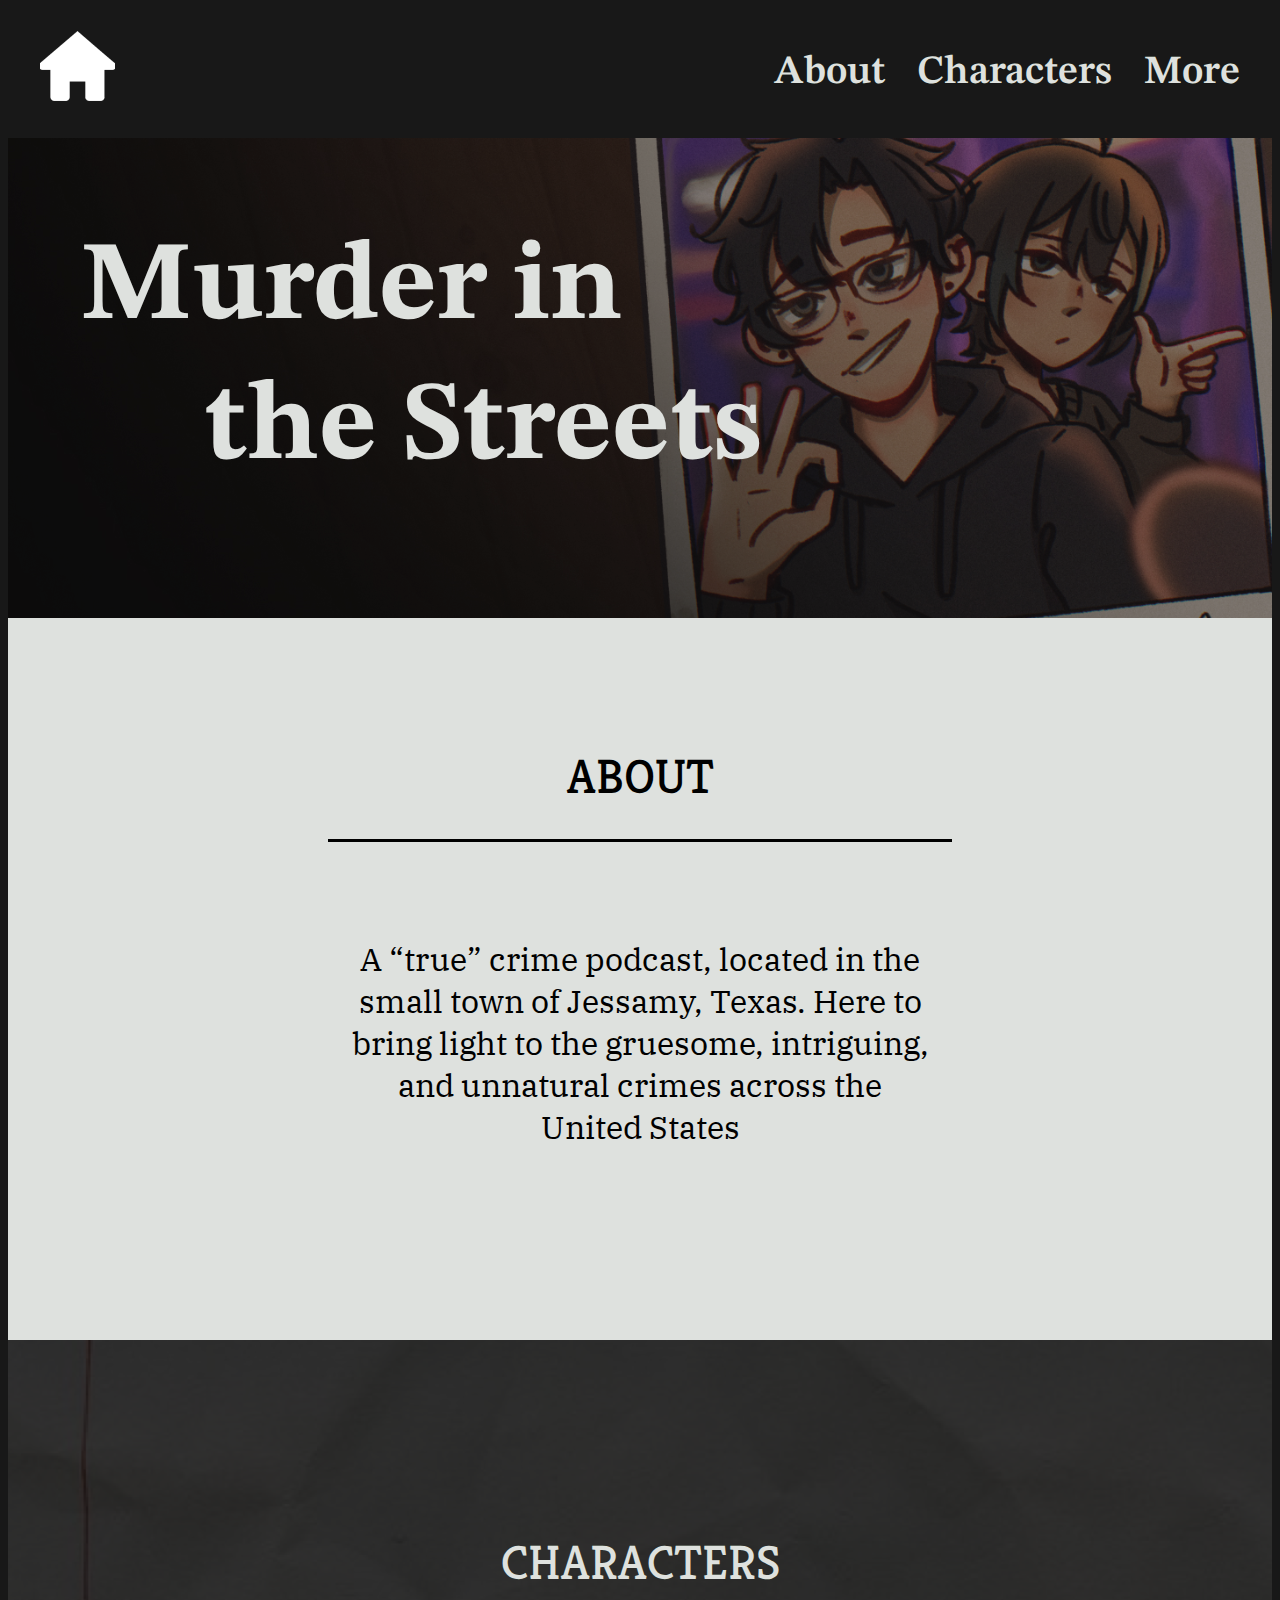
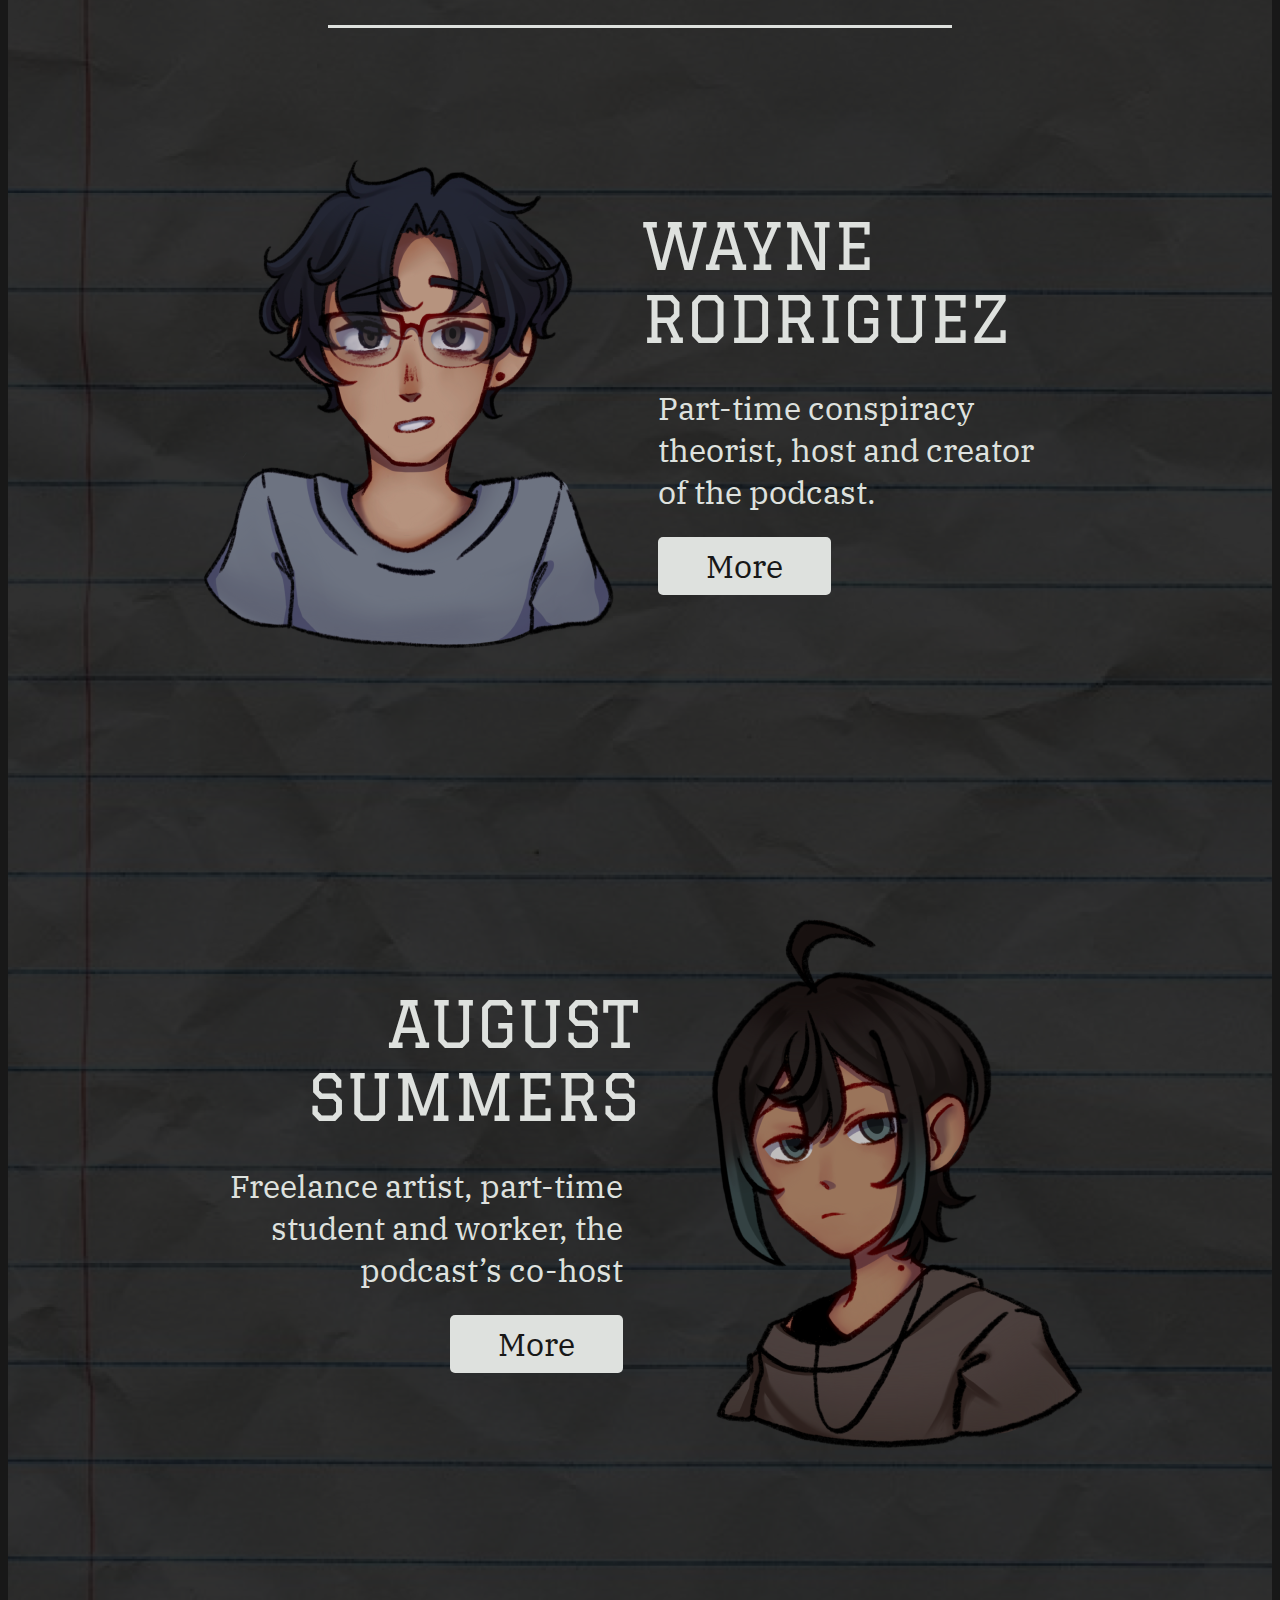
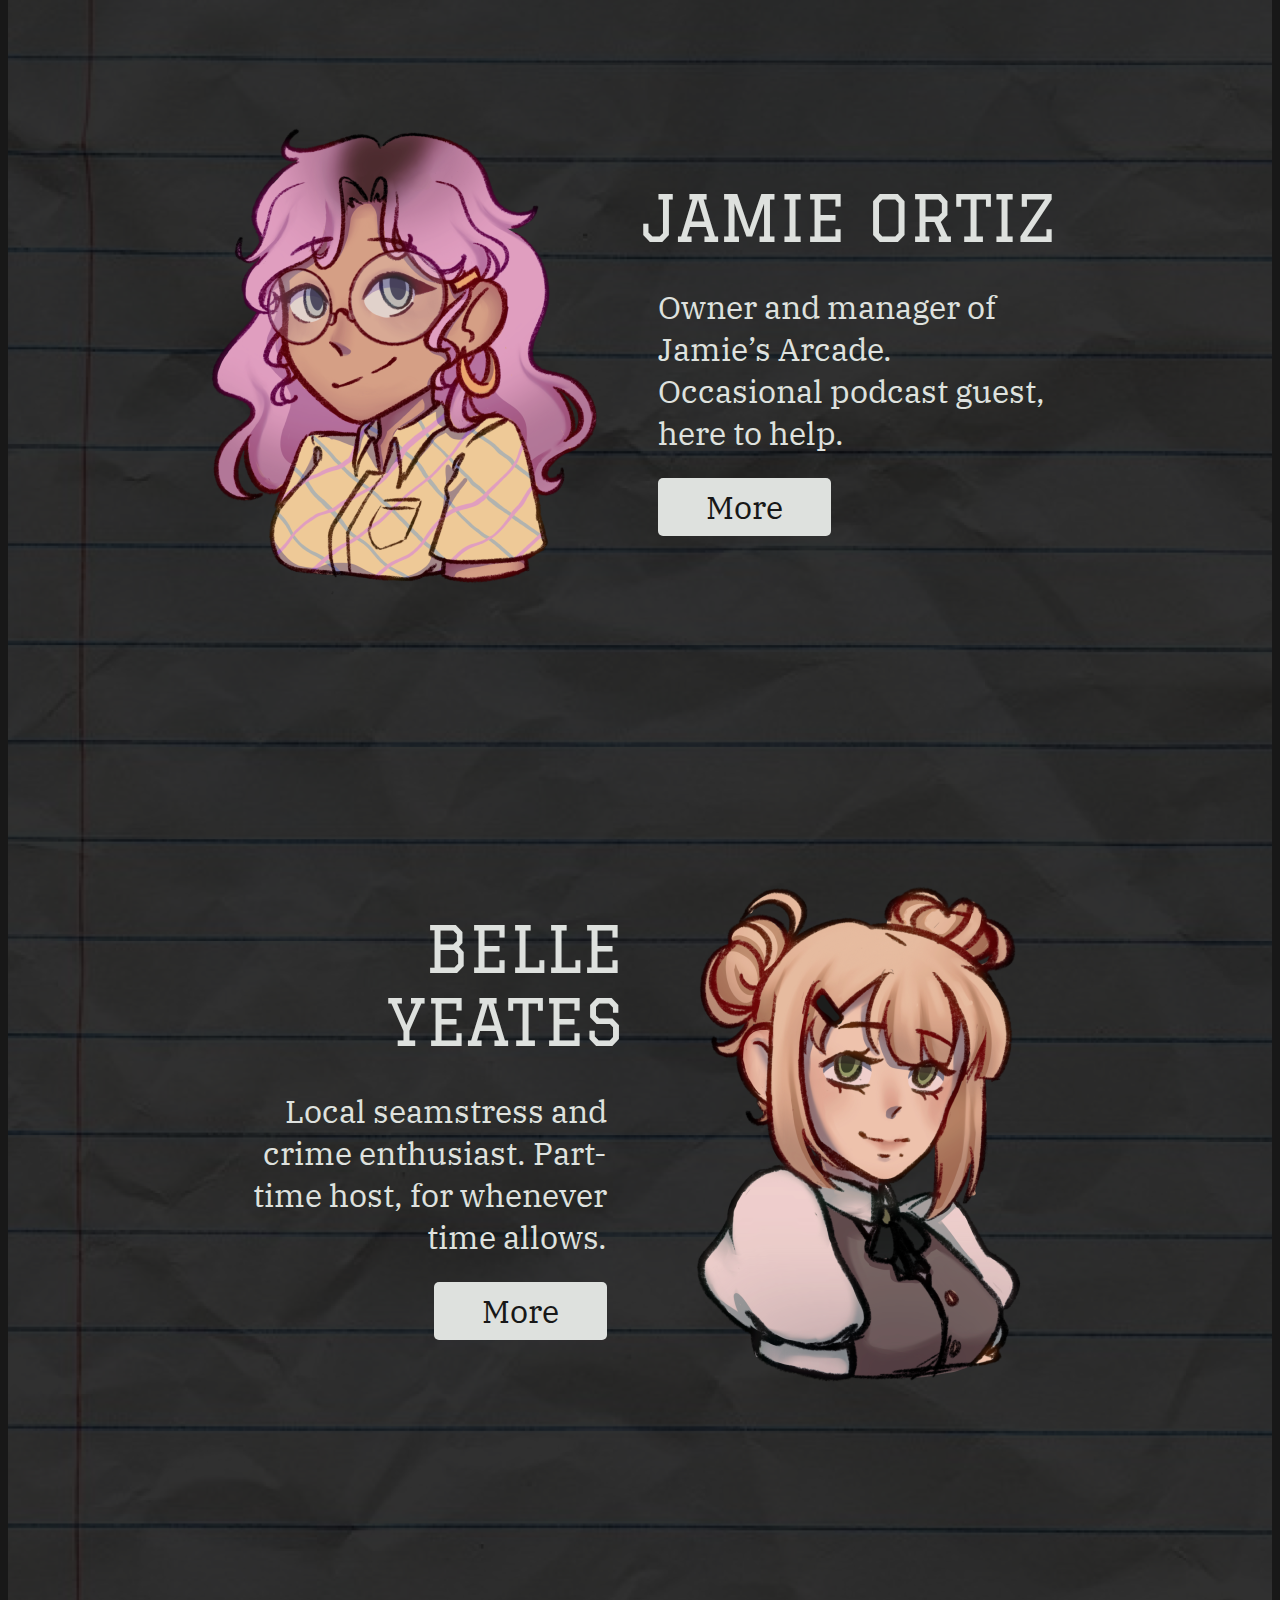
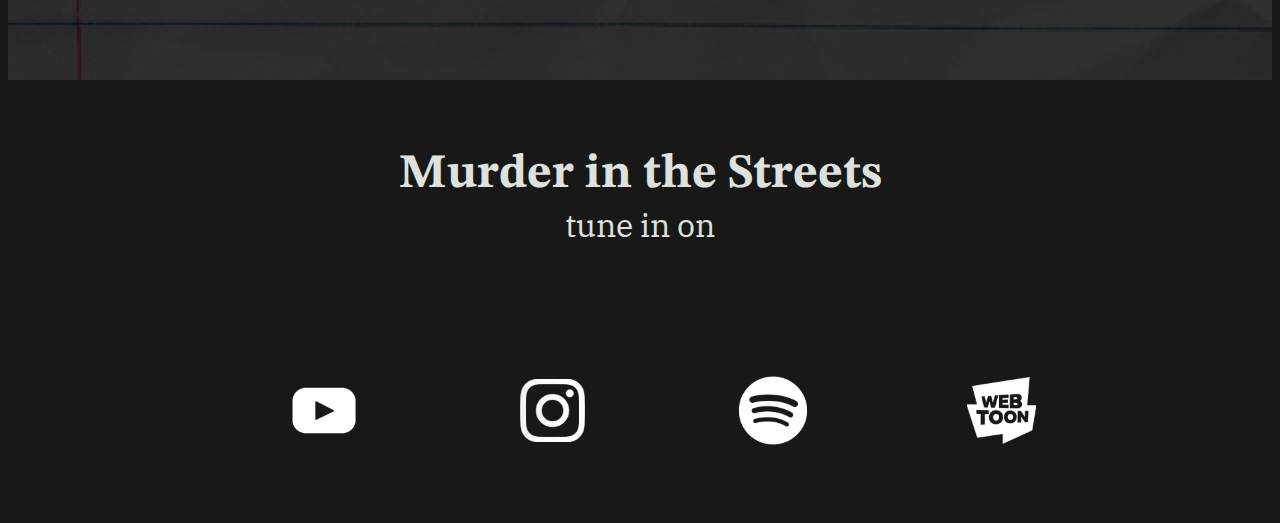
<file: index.html>
<!DOCTYPE html>
<html lang="en">
<head>
    <meta charset="UTF-8">
    <meta name="viewport" content="width=device-width, initial-scale=1.0">
    <meta name="description" content="Murder in the Streets: a fictional true crime podcast">
    <meta name="keywords" content="podcast, true crime, documentary, character cast, august summers, jamie oritz, wayne rodriguez, belle yeates">

    <link rel="stylesheet" href="../css/index-style.css">
    <link rel="preconnect" href="https://fonts.googleapis.com">
    <link rel="preconnect" href="https://fonts.gstatic.com" crossorigin>
    <link href="https://fonts.googleapis.com/css2?family=Graduate&family=IBM+Plex+Serif:wght@300;400&family=Kreon:wght@300..700&family=STIX+Two+Text:ital,wght@0,400..700;1,400..700&display=swap" rel="stylesheet">

    <title>Murder in the Streets: A "True" Crime Podcast</title>
</head>
<body>

<!--HEADER-->
<header>
        <section class="navbar">
        <a href="index.html" class="home-btn"><img src="../imgs/home btn.png" alt="home page button."></a>
        <nav><ul>
        <li><a href="#">About</a></li>
        <li><a href="#">Characters</a></li>
        <li><a href="#">More</a></li>
        </ul></nav>
        </section>

        <section class="hero">
        <h1><div class="h1-pt1">Murder in</div><div class="h1-pt2">the Streets</div></h1>
        </section>
</header>
<!--MAIN-->
<main>
<section class="about">
<h2>About</h2>

        <p>A “true” crime podcast, located in the small town of  Jessamy, Texas. Here to bring light to the gruesome, intriguing, and unnatural crimes across the 
        United States</p>
</section>

<section class="characters">
 <h2>Characters</h2>
<!--WAYNE-->
        <div class="wayne">
        <div class="wayne-pfp">
         <img src="../imgs/characters/wayne.png" alt="An illustration of wayne. A man with short messy black hair, and curved rectangle wire framed glasses wearing a gray blue t-shirt.">
                        </div>

        <div class="wayne-txt">
        <h3>Wayne Rodriguez</h3>
        <p>Part-time conspiracy theorist, host and creator of the podcast.</p>
        <p class="wayne-btn"><a href="/under construction/wayne.html">More</a></p>
        </div>

        </div>

<!--AUGUST-->    
        <div class="august">

        <div class="august-txt">
        <h3>August Summers</h3>
        <p>Freelance artist, part-time student and worker, the podcast’s co-host</p>
        <p class="august-btn"><a href="/pages/character-files/august.html">More</a></p>
        </div>

        <div class="august-pfp">
        <img src="../imgs/characters/August.png" alt="An illustration of August. A man with straight mid-length hair, dyed teal at the ends, weraing a brown sweater.">
        </div>
        </div>

<!--JAMIE-->       
        <div class="jamie">
        <div class="jamie-pfp">
         <img src="../imgs/characters/jamie.png" alt="An illustration of Jamie. A woman with long past the shoulder wavey hair dyed pink with brown roots at the top, wearing round wrired frame glasses and a light yellow collared shirt with pink and blue running diagnally across.">
        </div>

        <div class="jamie-txt">
        <h3>Jamie Ortiz</h3>
        <p>Owner and manager of Jamie’s Arcade. Occasional podcast guest, here to help.</p>
        <p class="jamie-btn"><a href="/under construction/jamie.html">More</a></p>
        </div>
        </div>

<!--BELLE-->
        <div class="belle">

        <div class="belle-txt">
        <h3>Belle Yeates</h3>
        <p>Local seamstress and crime enthusiast. Part-time host, for whenever time allows.</p>
        <p class="belle-btn"><a href="/under construction/belle.html">More</a></p>
        </div>

        <div class="belle-pfp">
            <img src="../imgs/characters/belle.png" alt="an illustration of Belle. a woman with straight blonde hair and cut cross bangs, with the back tied into two top buns, wearing a white puffed sleeve shirt and brown vest.">
        </div>
        </div>

</section>
</main>

<!--FOOTER-->
<footer>
        <p class="title">Murder in the Streets</p>
        <p class="tune-in">tune in on</p>

        <ul class="socials">
        <li class="yt"><a href="#"><img src="../imgs/logos/youtube logo.png" alt="youtube logo"></a></li>
        <li class="insta"><a href="#"><img src="../imgs/logos/insta logo.png" alt="instagram logo"></a></li>
        <li class="spotify"><a href="#"><img src="../imgs/logos/spotify logo.png" alt="spotify logo"></a></li>
        <li class="webtoon"><a href="#"><img src="../imgs/logos/webtoon logo.png" alt="webtoon logo"></a></li>
        </ul>
</footer>
    
</body>
</html>
</file>
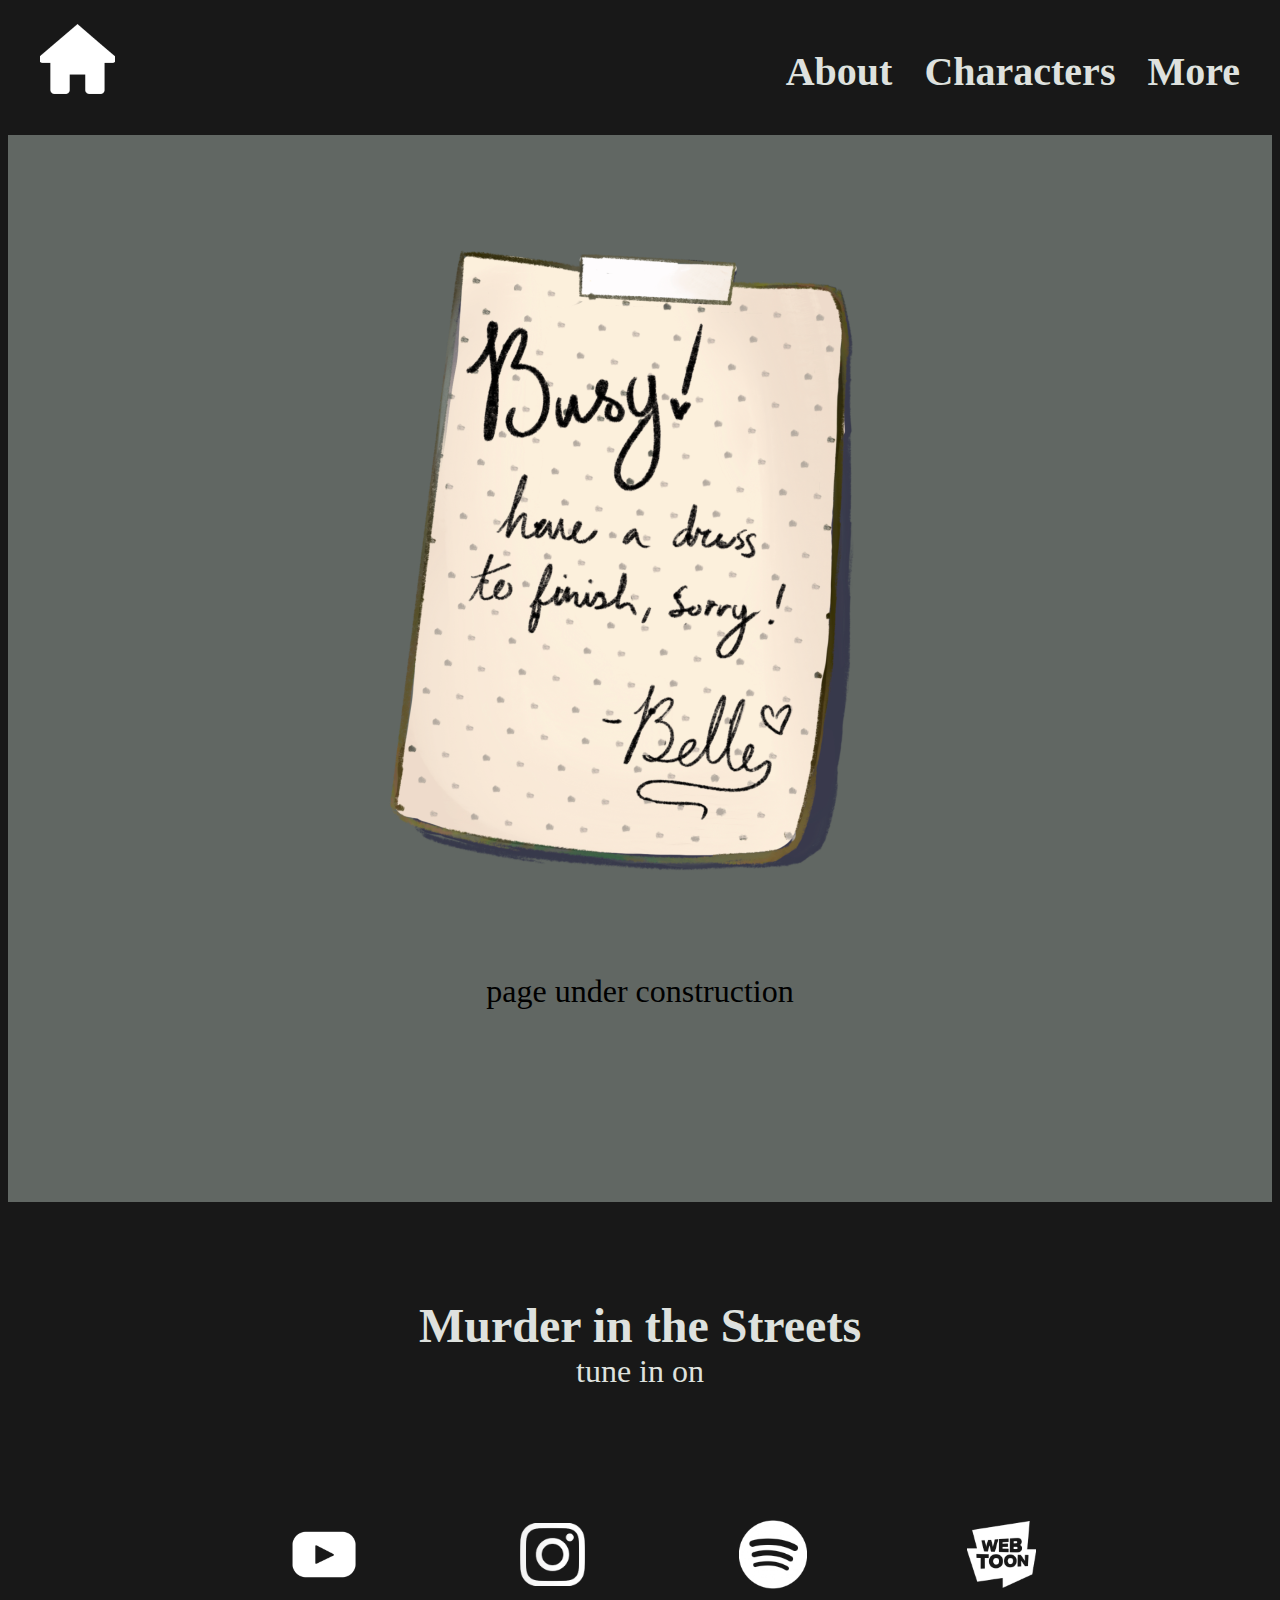
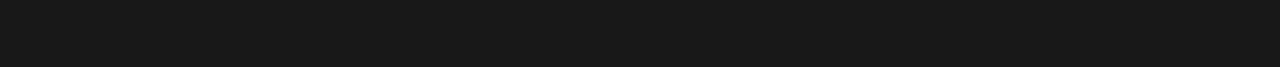
<file: under construction/august.html>
<!DOCTYPE html>
<html lang="en">
<head>
    <meta charset="UTF-8">
    <meta name="viewport" content="width=device-width, initial-scale=1.0">
    <meta name="description" content="Murder in the Streets: Part-time Host, Belle Yeates">
    <meta name="keywords" content="podcast, true crime, documentary, character cast, belle yeates">

    <link rel="stylesheet" href="/under construction/august-style.css">
    <title>Murder in the Streets: Belle Yeates</title>
</head>
<body>
    
    <header>
        <section class="navbar">
        <a class="home-btn" href="/pages/index.html"><img src="../../imgs/btns-var/belle-home-btn.png"></a>
        <nav><ul>
        <li><a href="#">About</a></li>
        <li><a href="#">Characters</a></li>
        <li><a href="#">More</a></li>
        </ul></nav>
        </section>
    </header>


    <main>
        <img src="../../imgs/page-notes/busy-belle.png" alt="neatly taken out page: Busy! have a dress to finish, sorry! -Belle">

        <p>page under construction</p>

    </main>


    <!--FOOTER-->
    <footer>
        <p class="title">Murder in the Streets</p>
        <p class="tune-in">tune in on</p>

        <ul class="socials">
        <li class="yt"><a href="#"><img src="/imgs/logos/youtube logo.png"></a></li>
        <li class="insta"><a href="#"><img src="/imgs/logos/insta logo.png"></a></li>
        <li class="spotify"><a href="#"><img src="/imgs/logos/spotify logo.png"></a></li>
        <li class="webtoon"><a href="#"><img src="/imgs/logos/webtoon logo.png"></a></li>
        </ul>
    </footer>

</body>
</html>
</file>
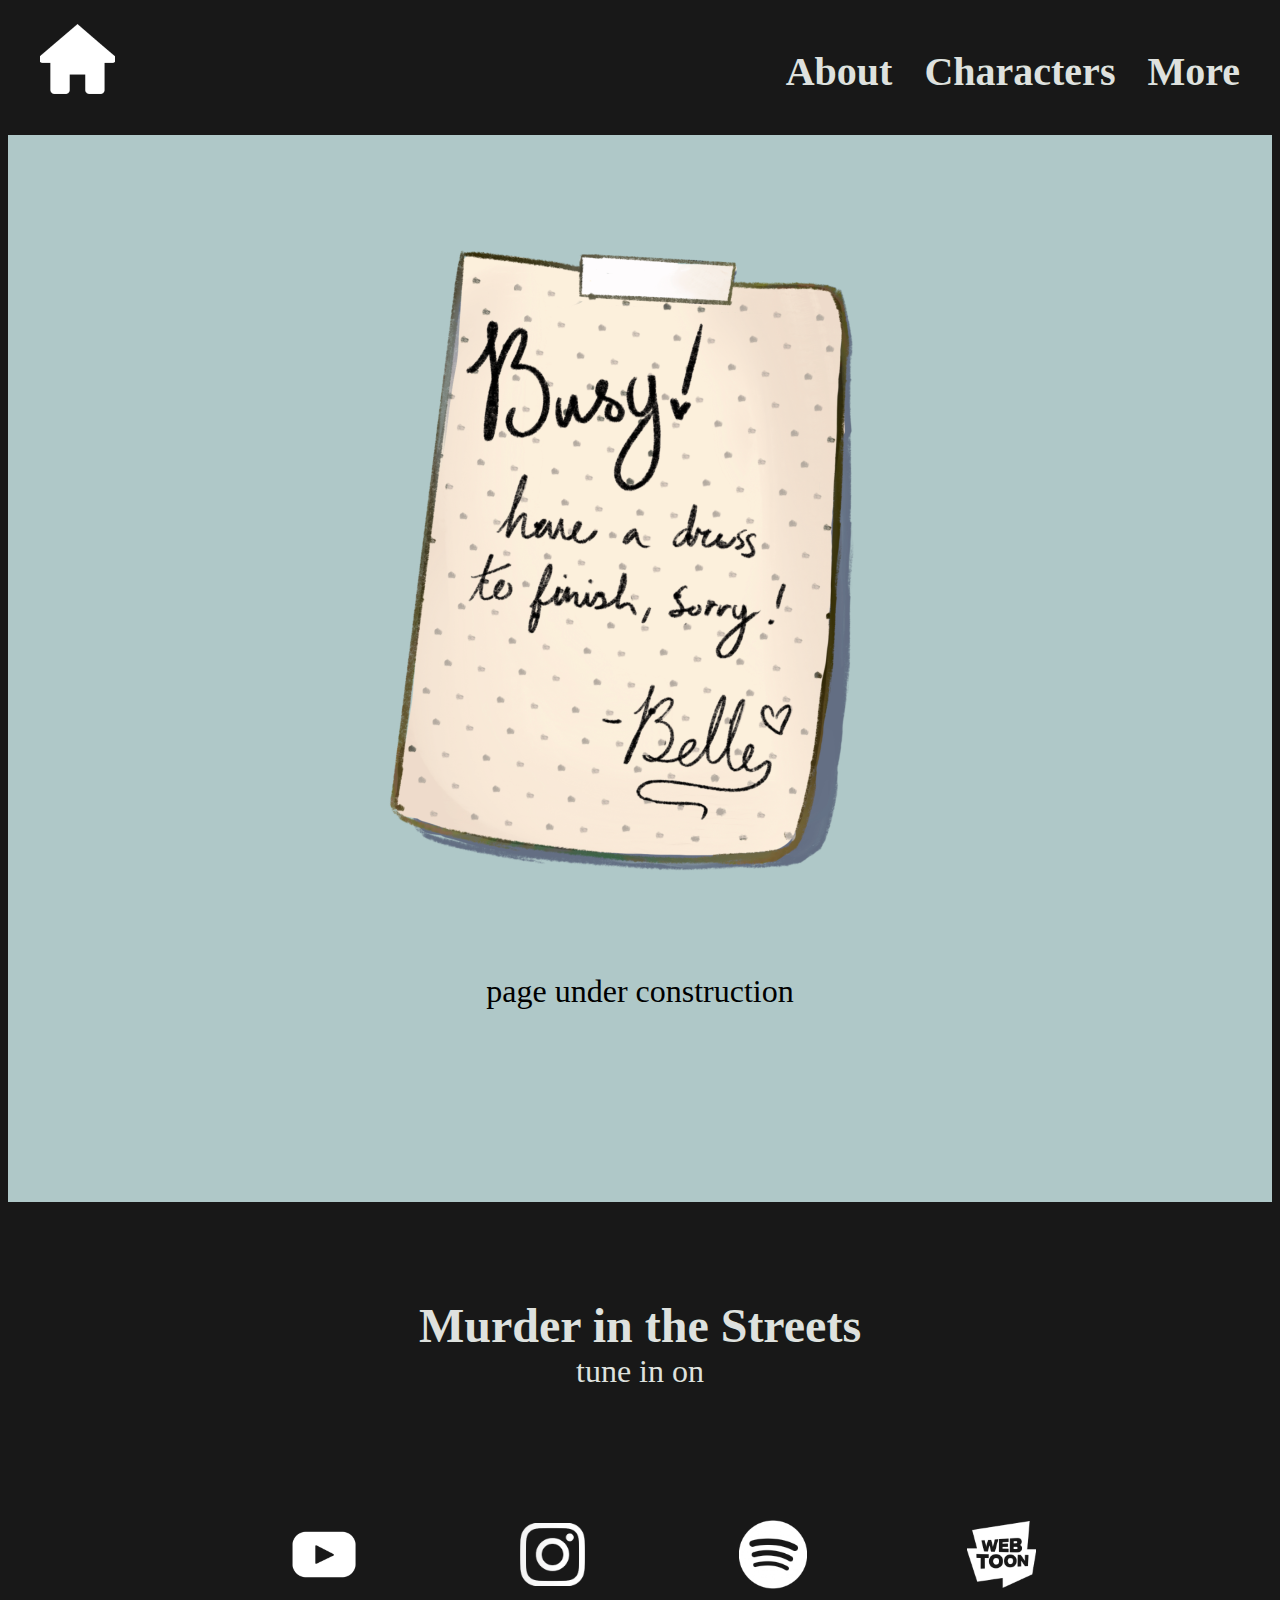
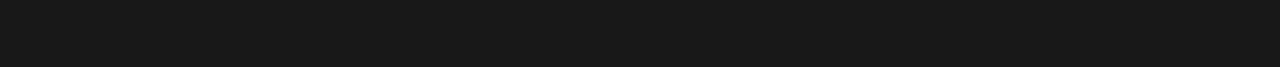
<file: under construction/belle.html>
<!DOCTYPE html>
<html lang="en">
<head>
    <meta charset="UTF-8">
    <meta name="viewport" content="width=device-width, initial-scale=1.0">
    <meta name="description" content="Murder in the Streets: Part-time Host, Belle Yeates">
    <meta name="keywords" content="podcast, true crime, documentary, character cast, belle yeates">

    <link rel="stylesheet" href="/under construction/belle-style.css">
    <title>Murder in the Streets: Belle Yeates</title>
</head>
<body>
    
    <header>
        <section class="navbar">
        <a class="home-btn" href="/pages/index.html"><img src="../../imgs/btns-var/belle-home-btn.png"></a>
        <nav><ul>
        <li><a href="#">About</a></li>
        <li><a href="#">Characters</a></li>
        <li><a href="#">More</a></li>
        </ul></nav>
        </section>
    </header>


    <main>
        <img src="../../imgs/page-notes/busy-belle.png" alt="neatly taken out page: Busy! have a dress to finish, sorry! -Belle">

        <p>page under construction</p>

    </main>


    <!--FOOTER-->
    <footer>
        <p class="title">Murder in the Streets</p>
        <p class="tune-in">tune in on</p>

        <ul class="socials">
        <li class="yt"><a href="#"><img src="/imgs/logos/youtube logo.png"></a></li>
        <li class="insta"><a href="#"><img src="/imgs/logos/insta logo.png"></a></li>
        <li class="spotify"><a href="#"><img src="/imgs/logos/spotify logo.png"></a></li>
        <li class="webtoon"><a href="#"><img src="/imgs/logos/webtoon logo.png"></a></li>
        </ul>
    </footer>

</body>
</html>
</file>
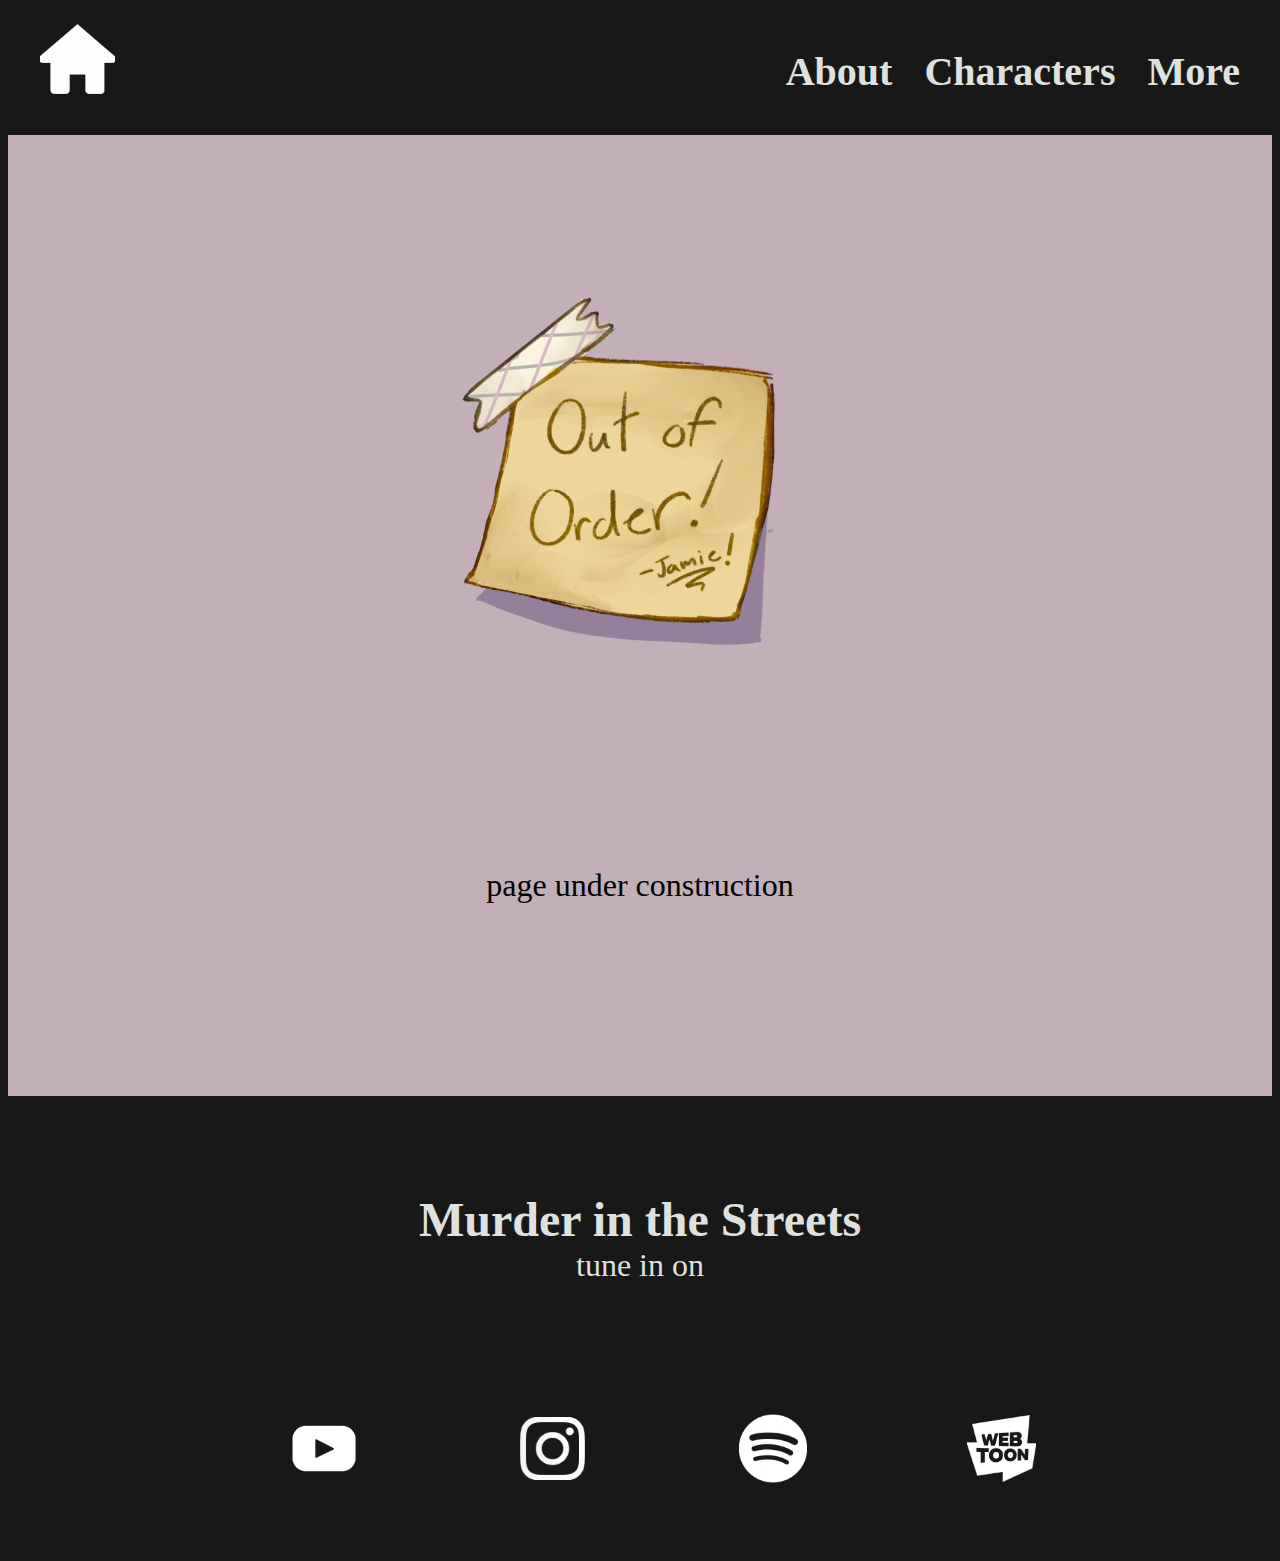
<file: under construction/jamie.html>
<!DOCTYPE html>
<html lang="en">
<head>
    <meta charset="UTF-8">
    <meta name="viewport" content="width=device-width, initial-scale=1.0">
    <meta name="description" content="Murder in the Streets: Guest Host, Jamie Ortiz">
    <meta name="keywords" content="podcast, true crime, documentary, character cast, jamie oritz">

    <link rel="stylesheet" href="/under construction/jamie-style.css">
    <title>Murder in the Streets: Jamie Ortiz</title>
</head>
<body>
    
    <header>
        <section class="navbar">
        <a class="home-btn" href="/pages/index.html"><img src="../../imgs/btns-var/jamie-home-btn.png"></a>
        <nav><ul>
        <li><a href="#">About</a></li>
        <li><a href="#">Characters</a></li>
        <li><a href="#">More</a></li>
        </ul></nav>
        </section>
    </header>



    <main>
        <img src="../../imgs/page-notes/out of order-jamie.png" alt="a sticky note: out of order! -Jamie!">

        <p>page under construction</p>

    </main>




    <!--FOOTER-->
    <footer>
        <p class="title">Murder in the Streets</p>
        <p class="tune-in">tune in on</p>

        <ul class="socials">
        <li class="yt"><a href="#"><img src="/imgs/logos/youtube logo.png"></a></li>
        <li class="insta"><a href="#"><img src="/imgs/logos/insta logo.png"></a></li>
        <li class="spotify"><a href="#"><img src="/imgs/logos/spotify logo.png"></a></li>
        <li class="webtoon"><a href="#"><img src="/imgs/logos/webtoon logo.png"></a></li>
        </ul>
    </footer>

</body>
</html>
</file>
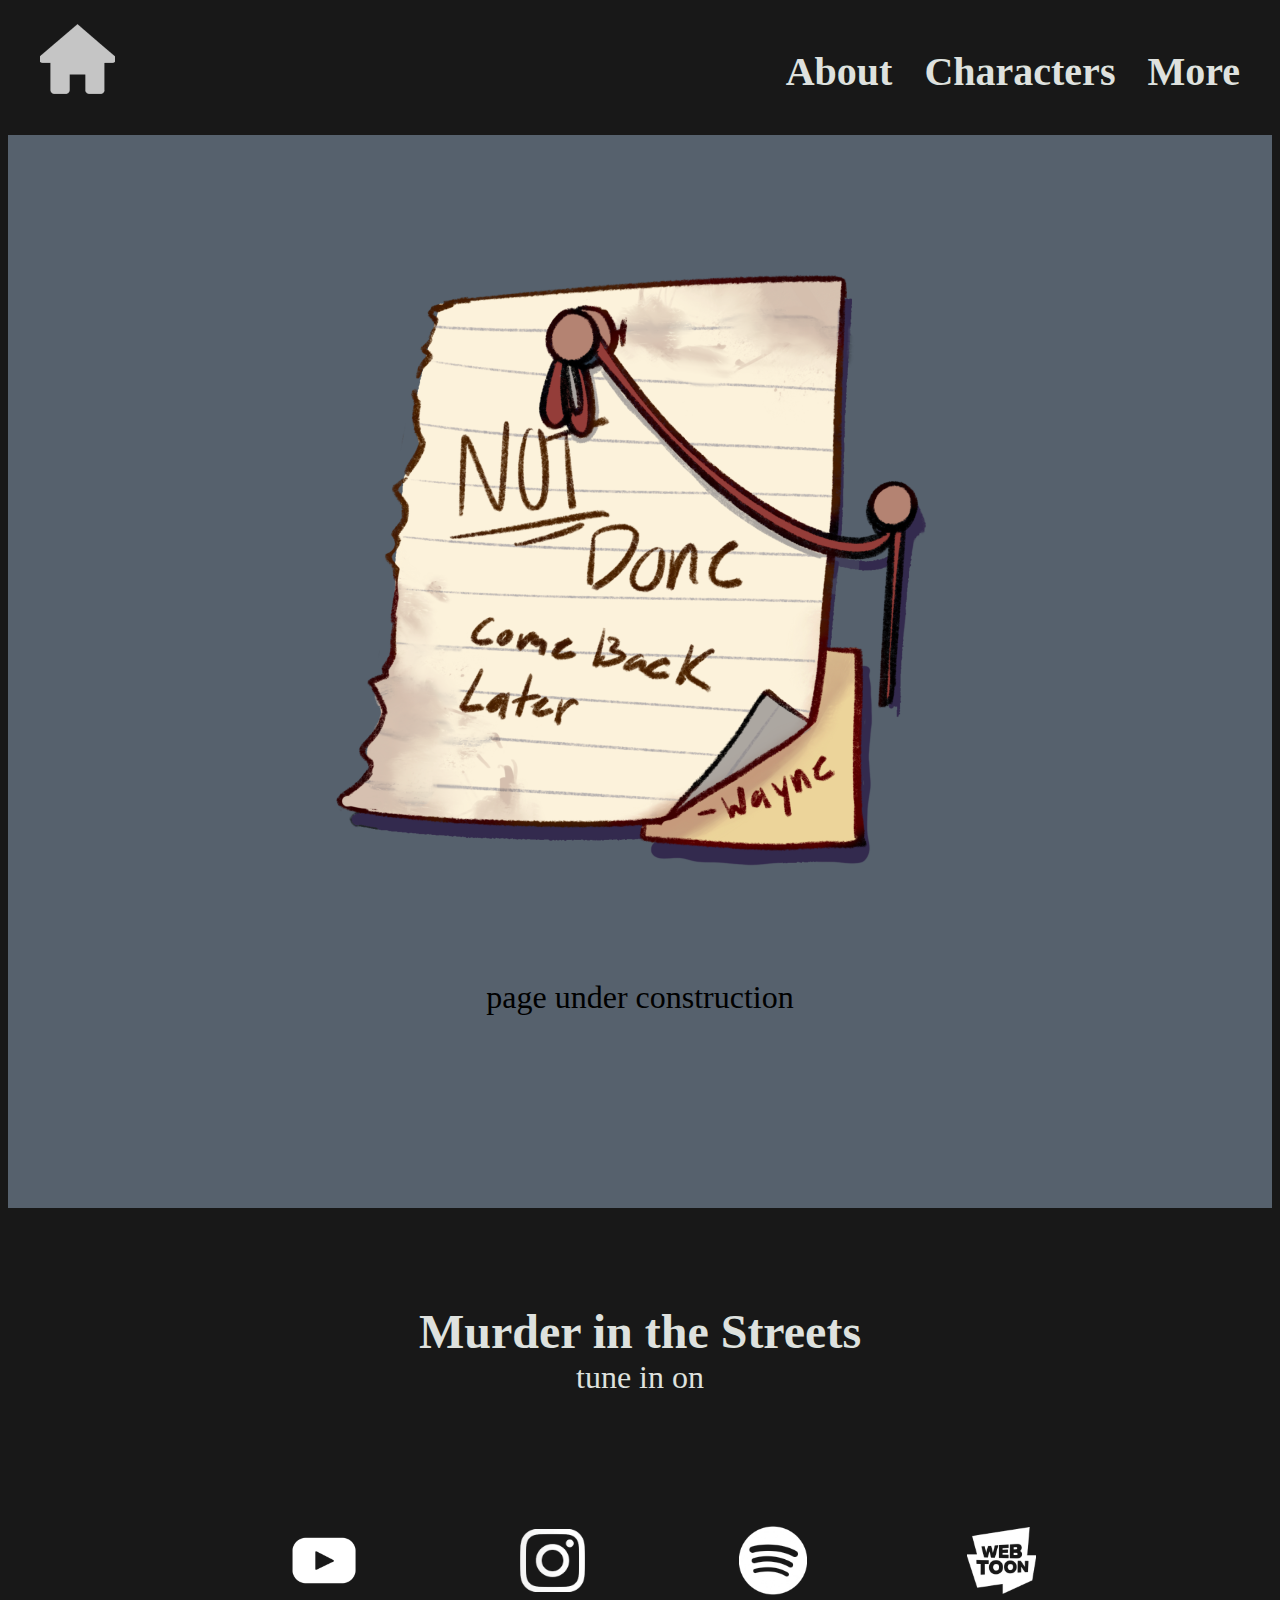
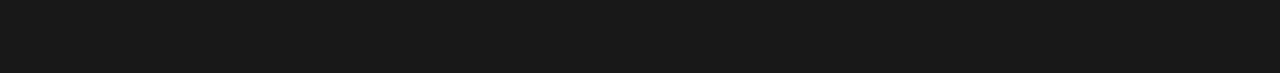
<file: under construction/wayne.html>
<!DOCTYPE html>
<html lang="en">
<head>
    <meta charset="UTF-8">
    <meta name="viewport" content="width=device-width, initial-scale=1.0">
    <meta name="description" content="Murder in the Streets: Host, Wayne Rodriguez">
    <meta name="keywords" content="podcast, true crime, documentary, character cast, wayne rodriguez">

    <link rel="stylesheet" href="/under construction/wayne-style.css">
    <title>Murder in the Streets: Wayne Rodriguez</title>
</head>
<body>
    
    <header>
        <section class="navbar">
        <a class="home-btn" href="/index.html"><img src="../../imgs/btns-var/wayne-home-btn.png"></a>
        <nav><ul>
        <li><a href="#">About</a></li>
        <li><a href="#">Characters</a></li>
        <li><a href="#">More</a></li>
        </ul></nav>
        </section>
    </header>


    <main>
        <img src="../../imgs/page-notes/not done-wayne.png" alt="torn paper with thumbtacs and string: Not done! Come back later. -Wayne">

        <p>page under construction</p>

    </main>



<!--FOOTER-->
<footer>
    <p class="title">Murder in the Streets</p>
    <p class="tune-in">tune in on</p>

    <ul class="socials">
    <li class="yt"><a href="#"><img src="/imgs/logos/youtube logo.png"></a></li>
    <li class="insta"><a href="#"><img src="/imgs/logos/insta logo.png"></a></li>
    <li class="spotify"><a href="#"><img src="/imgs/logos/spotify logo.png"></a></li>
    <li class="webtoon"><a href="#"><img src="/imgs/logos/webtoon logo.png"></a></li>
    </ul>
</footer>

</body>
</html>
</file>
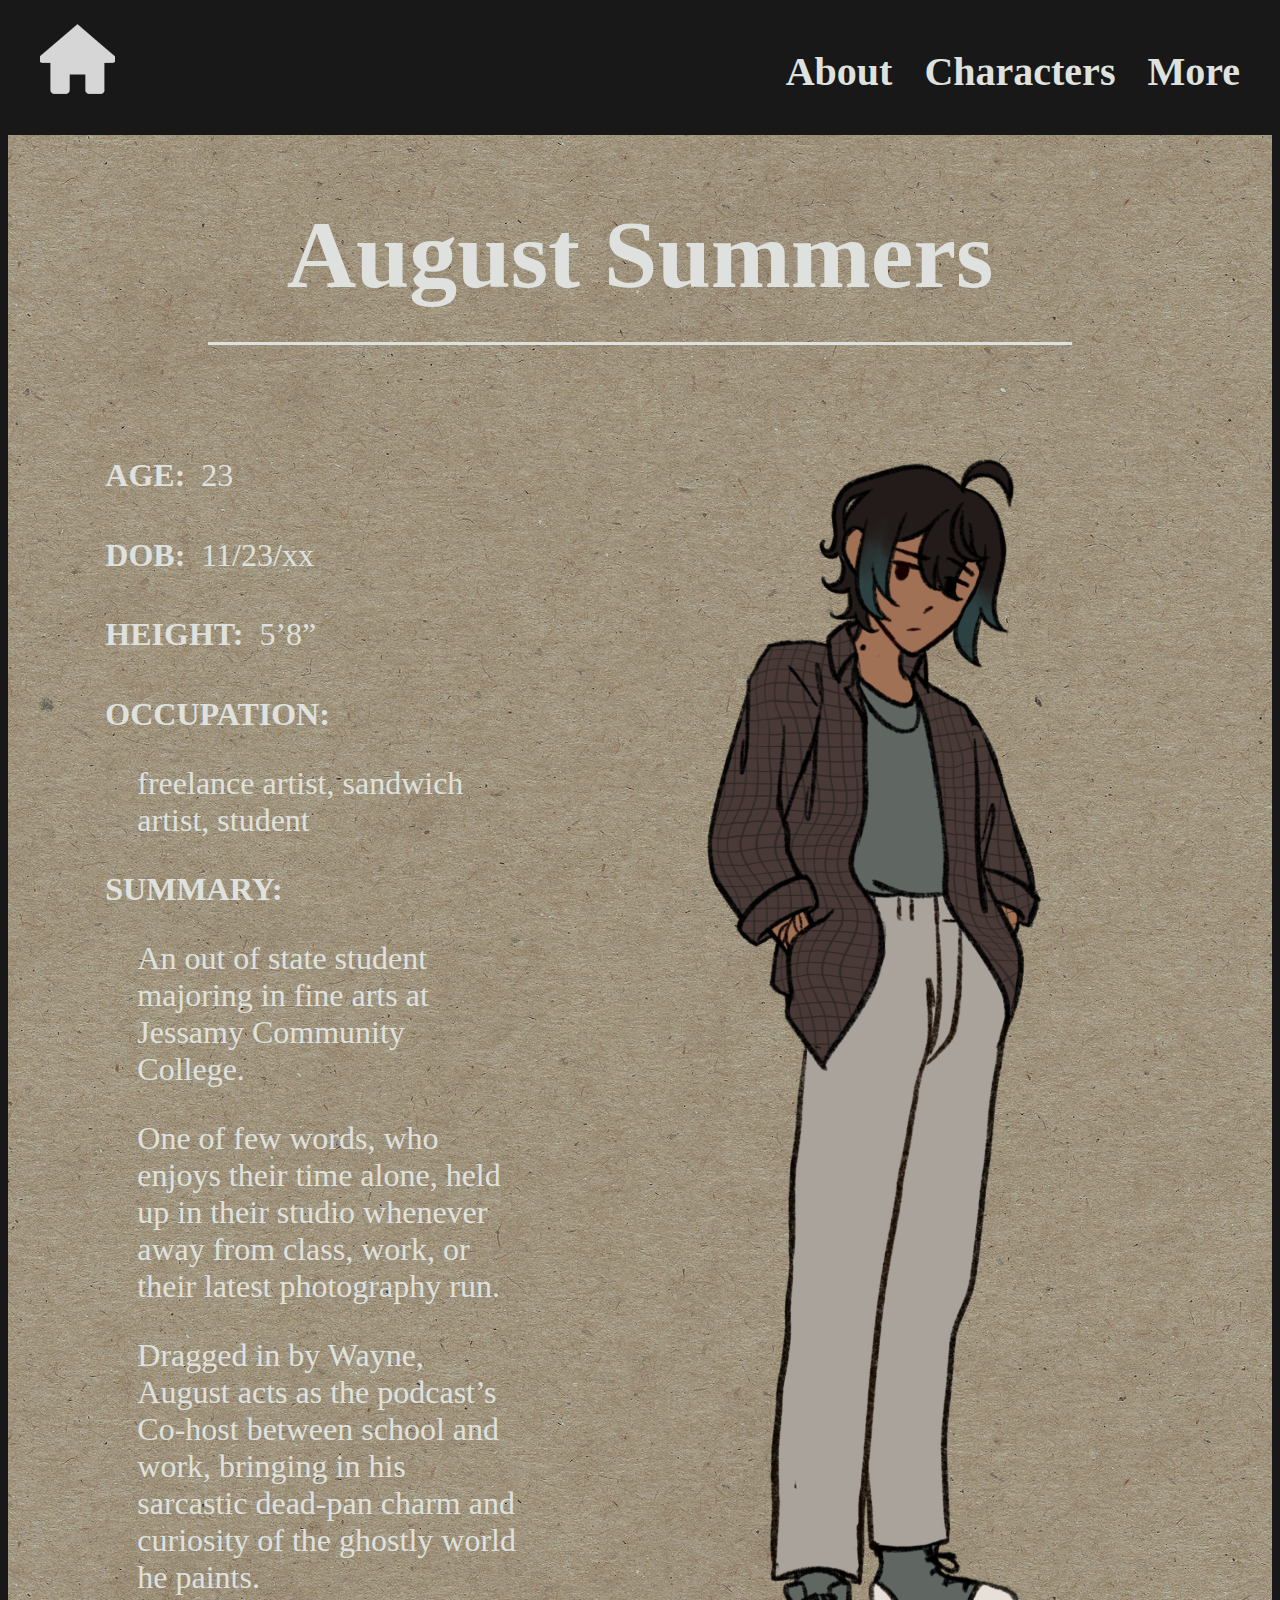
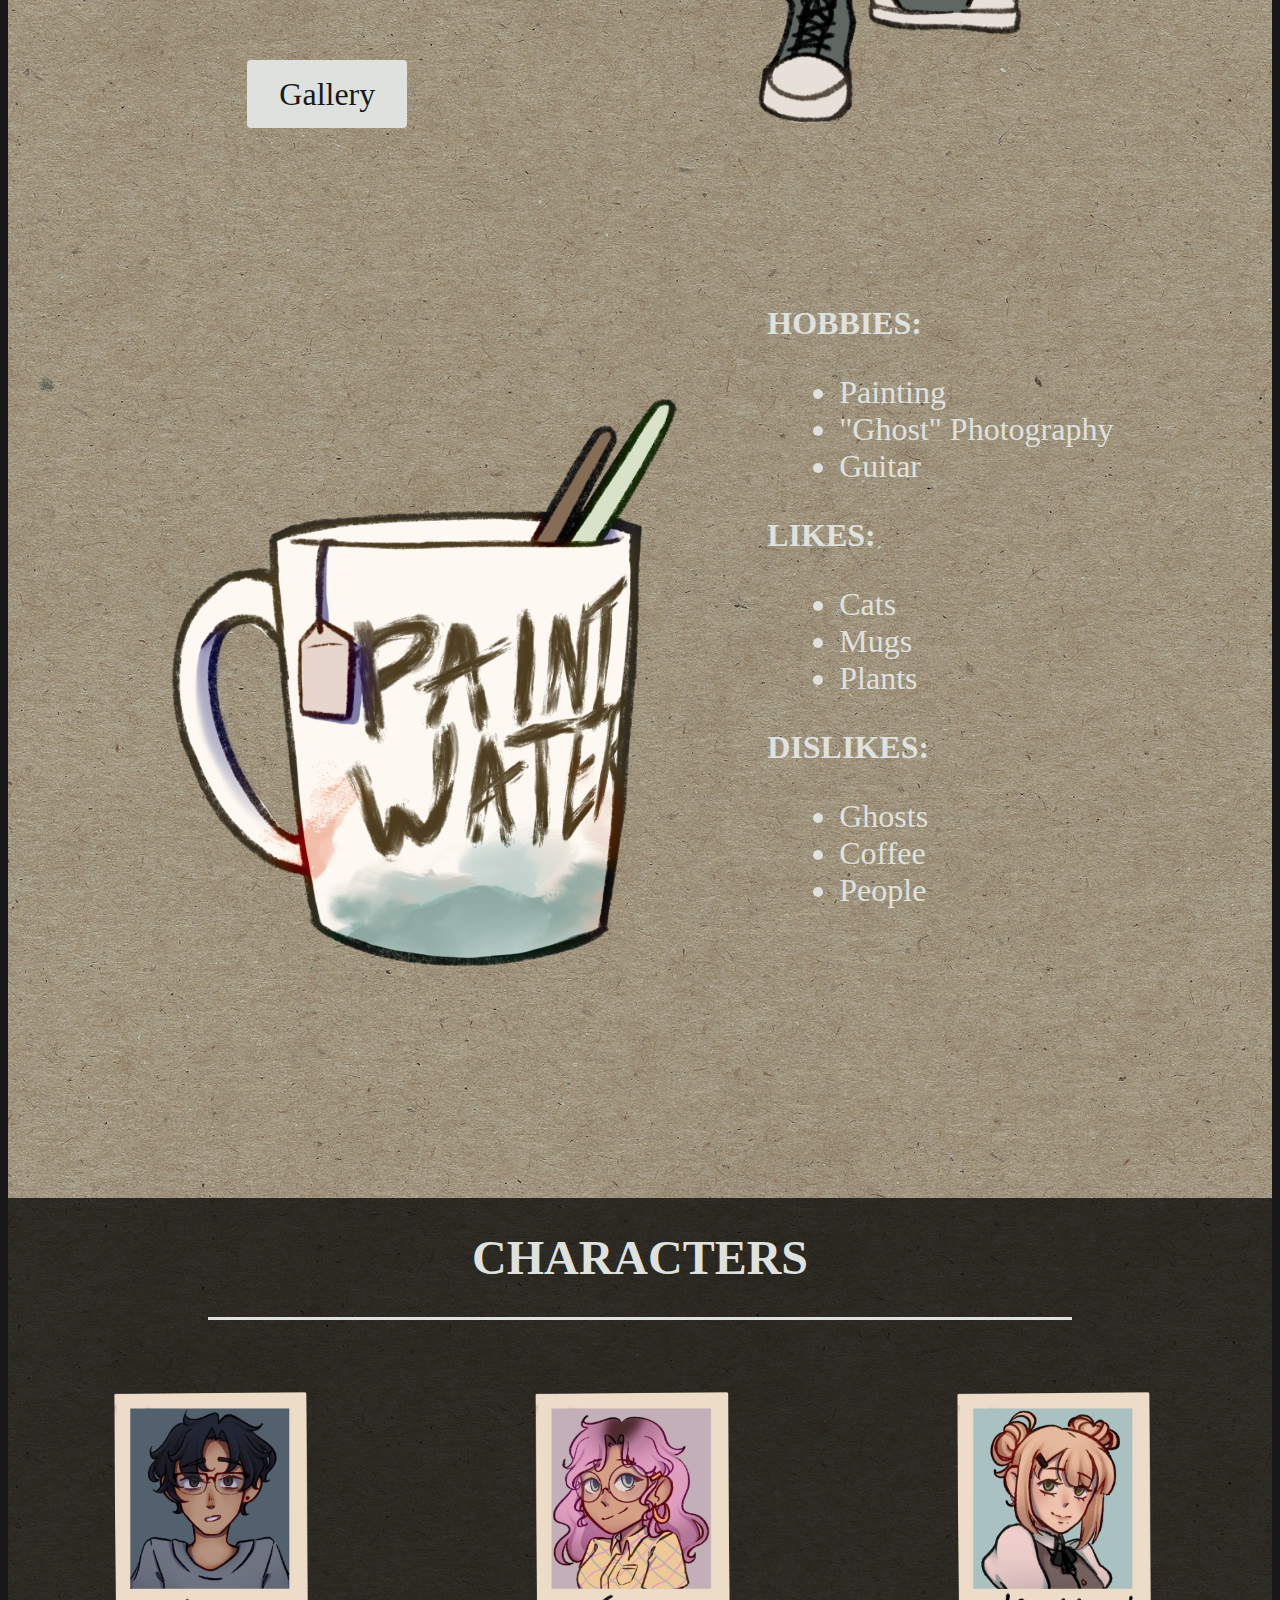
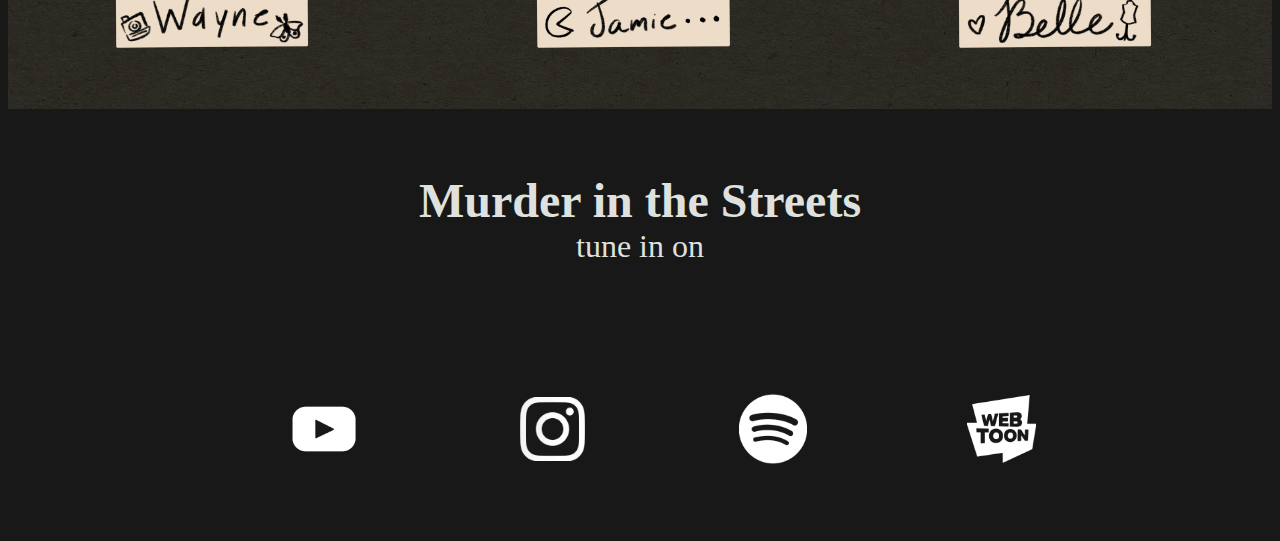
<file: pages/character-files/august.html>
<!DOCTYPE html>
<html lang="en">
<head>
    <meta charset="UTF-8">
    <meta name="viewport" content="width=device-width, initial-scale=1.0">
    <meta name="description" content="Murder in the Streets: Co-host, August Summers">
    <meta name="keywords" content="podcast, true crime, documentary, character cast, august summers">

    <link rel="stylesheet" href="../../css/character css/august-style.css">
    <title>Murder in the Streets: August Summers</title>
</head>
<body>
    
    <header>

        <section class="navbar">
        <a class="home-btn" href="../../index.html"><img src="/imgs/btns-var/august-home-btn.png" alt="home page button"></a>
        <nav><ul>
        <li><a href="#">About</a></li>
        <li><a href="#">Characters</a></li>
        <li><a href="#">More</a></li>
        </ul></nav>
        </section>

    </header>
    <main>
    <section class="character-pf">
            
            <h1>August Summers</h1>
    <div class="august-info">
            <div class="info">

            <div class="top-info">    
            <div class="info-flex"><h2>Age:</h2><p>23</p></div>
            <div class="info-flex"><h2>DOB:</h2><p>11/23/xx</p></div>
            <div class="info-flex"><h2>Height:</h2><p>5’8”</p></div>
           
            <h2>Occupation:</h2><p>freelance artist, sandwich artist, student</p>
            </div>
            
            <div class="Summary">
            <h2>Summary:</h2>
            <p>An out of state student majoring in fine arts at Jessamy Community College.</p>

            <p>One of few words, who enjoys their time alone, held up in their studio whenever away from class, work, or their latest photography run.</p>

            <p>Dragged in by Wayne, August acts as the podcast’s Co-host between school and work, bringing in his sarcastic dead-pan charm and curiosity of the ghostly world he paints.</p>
            </div>

           <p class="gal-btn"><a href="#">Gallery</a></p>
            
        </div>
    
            <div class="full-body">
            <img src="../../imgs/characters/august-full-1.png" alt="A full body illustration of August wearing a green shirt with an unbuttoned plad shirt on top and khahi pants with green sneakers.">
            </div>
    </div>

    <div class="august-info">
        <img class="mug-img" src="../../imgs/gallery/august-cup.png" alt="an illustrationof a white mug with blue and red paint smeared on the bottom, two paint brush handles and a tea bag tag stick out.">

        <div class="lists">
            <h2>Hobbies:</h2>
            <ul class="actual-ul">
            <li>Painting</li>
            <li>"Ghost" Photography</li>
            <li>Guitar</li>
            </ul>

            <h2>Likes:</h2>
            <ul class="actual-ul">
            <li>Cats</li>
            <li>Mugs</li>
            <li>Plants</li>
            </ul>

            <h2>Dislikes:</h2>
            <ul class="actual-ul">
            <li>Ghosts</li>
            <li>Coffee</li>
            <li>People</li>
            </ul>
        </div>
    </div>
        
    </section>
        <article class="character-lineup">
        <h2>Characters</h2>

        <div class="polaroids">
           <div class="wayne-pic"><a href="../under construction/wayne.html"><img src="/imgs/characters/wayne-polaroid.png" alt="A polaroid photo illustration of wayne, his name is written on the bottom in print."></a></div>

           <div class="jamie-pic"><a href="../under construction/jamie.html"><img src="/imgs/characters/jamie-polaroid.png" alt="A polaroid photo illustration of jamie, her name is written on the bottom in print."></a></div>

           <div class="belle-pic"><a href="../under construction/belle.html"><img src="/imgs/characters/belle-polaroid.png" alt="A polaroid photo illustration of belle, her name is written on the bottom in cursive."></a></div>
        </div>

        </article>
    </main>

    <!--FOOTER-->
<footer>
    <p class="title">Murder in the Streets</p>
    <p class="tune-in">tune in on</p>

    <ul class="socials">
    <li class="yt"><a href="#"><img src="../../imgs/logos/youtube logo.png" alt="youtube logo"></a></li>
    <li class="insta"><a href="#"><img src="../../imgs/logos/insta logo.png" alt="instagram logo"></a></li>
    <li class="spotify"><a href="#"><img src="../../imgs/logos/spotify logo.png" alt="spotify logo"></a></li>
    <li class="webtoon"><a href="#"><img src="../../imgs/logos/webtoon logo.png" alt="webtoon logo"></a></li>
    </ul>
</footer>



</body>
</html>
</file>
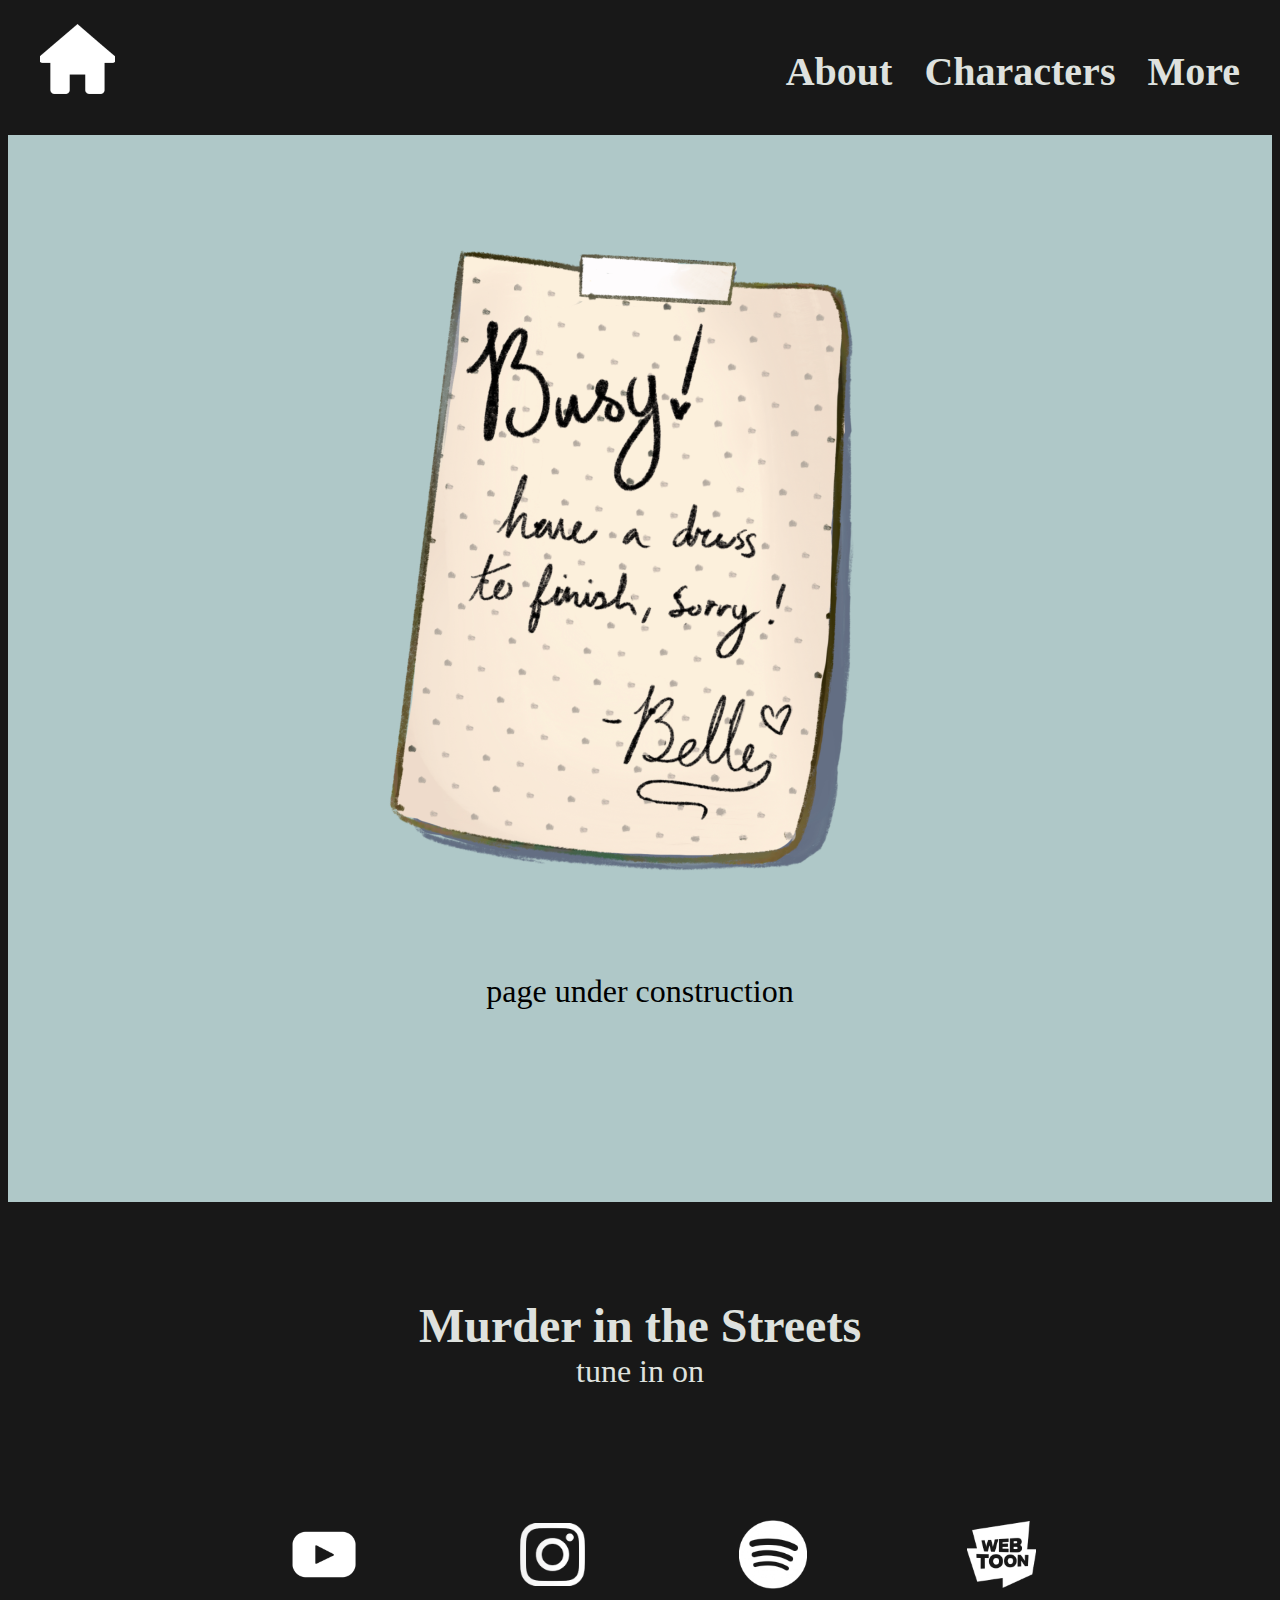
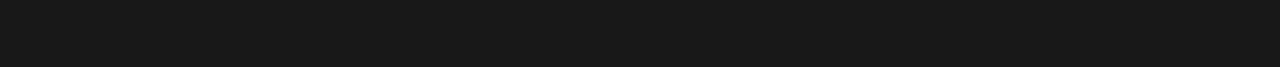
<file: pages/character-files/belle.html>
<!DOCTYPE html>
<html lang="en">
<head>
    <meta charset="UTF-8">
    <meta name="viewport" content="width=device-width, initial-scale=1.0">
    <meta name="description" content="Murder in the Streets: Part-time Host, Belle Yeates">
    <meta name="keywords" content="podcast, true crime, documentary, character cast, belle yeates">

    <link rel="stylesheet" href="../../css/character css/belle-style.css">
    <title>Murder in the Streets: Belle Yeates</title>
</head>
<body>
    
    <header>
        <section class="navbar">
        <a class="home-btn" href="../../index.html"><img src="../../imgs/btns-var/belle-home-btn.png"></a>
        <nav><ul>
        <li><a href="#">About</a></li>
        <li><a href="#">Characters</a></li>
        <li><a href="#">More</a></li>
        </ul></nav>
        </section>
    </header>


    <main>
        <img src="../../imgs/page-notes/busy-belle.png" alt="neatly taken out page: Busy! have a dress to finish, sorry! -Belle">

        <p>page under construction</p>

    </main>


    <!--FOOTER-->
    <footer>
        <p class="title">Murder in the Streets</p>
        <p class="tune-in">tune in on</p>

        <ul class="socials">
        <li class="yt"><a href="#"><img src="../../imgs/logos/youtube logo.png"></a></li>
        <li class="insta"><a href="#"><img src="../../imgs/logos/insta logo.png"></a></li>
        <li class="spotify"><a href="#"><img src="../../imgs/logos/spotify logo.png"></a></li>
        <li class="webtoon"><a href="#"><img src="../../imgs/logos/webtoon logo.png"></a></li>
        </ul>
    </footer>

</body>
</html>
</file>
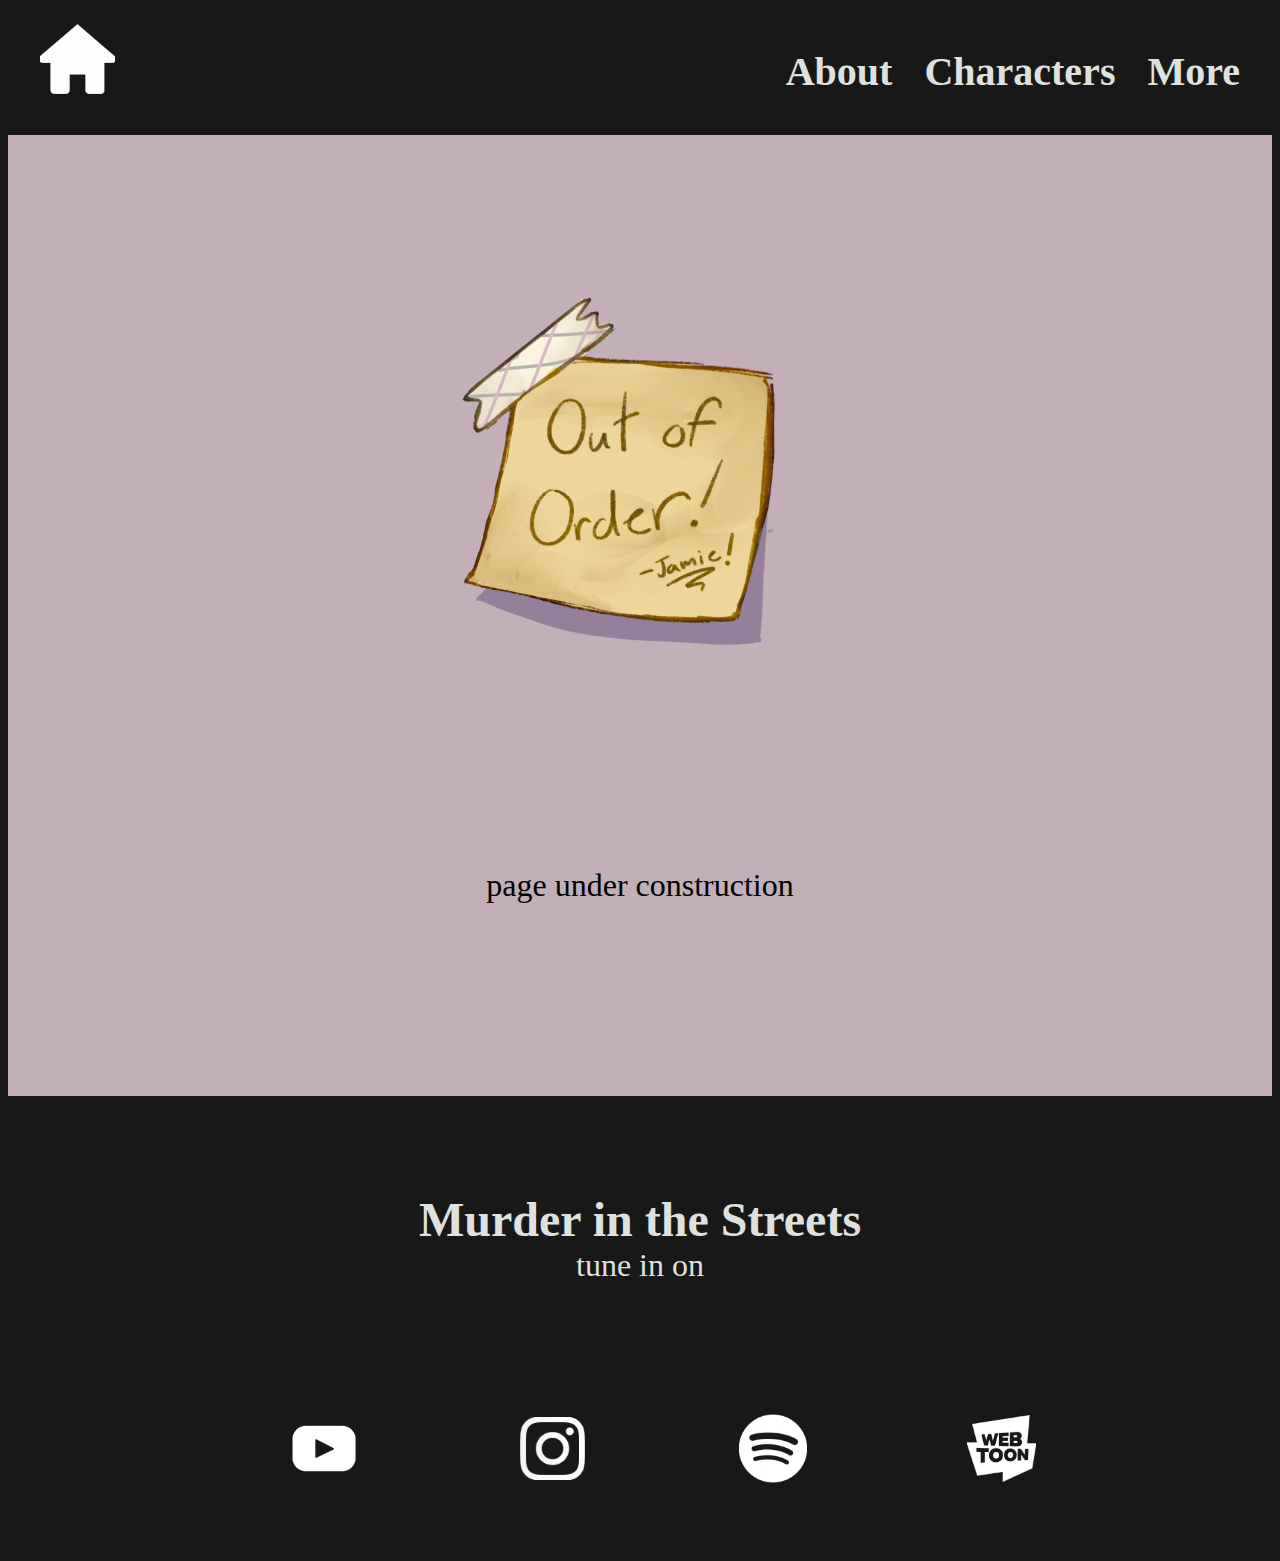
<file: pages/character-files/jamie.html>
<!DOCTYPE html>
<html lang="en">
<head>
    <meta charset="UTF-8">
    <meta name="viewport" content="width=device-width, initial-scale=1.0">
    <meta name="description" content="Murder in the Streets: Guest Host, Jamie Ortiz">
    <meta name="keywords" content="podcast, true crime, documentary, character cast, jamie oritz">

    <link rel="stylesheet" href="../../css/character css/jamie-style.css">
    <title>Murder in the Streets: Jamie Ortiz</title>
</head>
<body>
    
    <header>
        <section class="navbar">
        <a class="home-btn" href="../index.html"><img src="../../imgs/btns-var/jamie-home-btn.png"></a>
        <nav><ul>
        <li><a href="#">About</a></li>
        <li><a href="#">Characters</a></li>
        <li><a href="#">More</a></li>
        </ul></nav>
        </section>
    </header>



    <main>
        <img src="../../imgs/page-notes/out of order-jamie.png" alt="a sticky note: out of order! -Jamie!">

        <p>page under construction</p>

    </main>




    <!--FOOTER-->
    <footer>
        <p class="title">Murder in the Streets</p>
        <p class="tune-in">tune in on</p>

        <ul class="socials">
        <li class="yt"><a href="#"><img src="../../imgs/logos/youtube logo.png"></a></li>
        <li class="insta"><a href="#"><img src="../../imgs/logos/insta logo.png"></a></li>
        <li class="spotify"><a href="#"><img src="../../imgs/logos/spotify logo.png"></a></li>
        <li class="webtoon"><a href="#"><img src="../../imgs/logos/webtoon logo.png"></a></li>
        </ul>
    </footer>

</body>
</html>
</file>
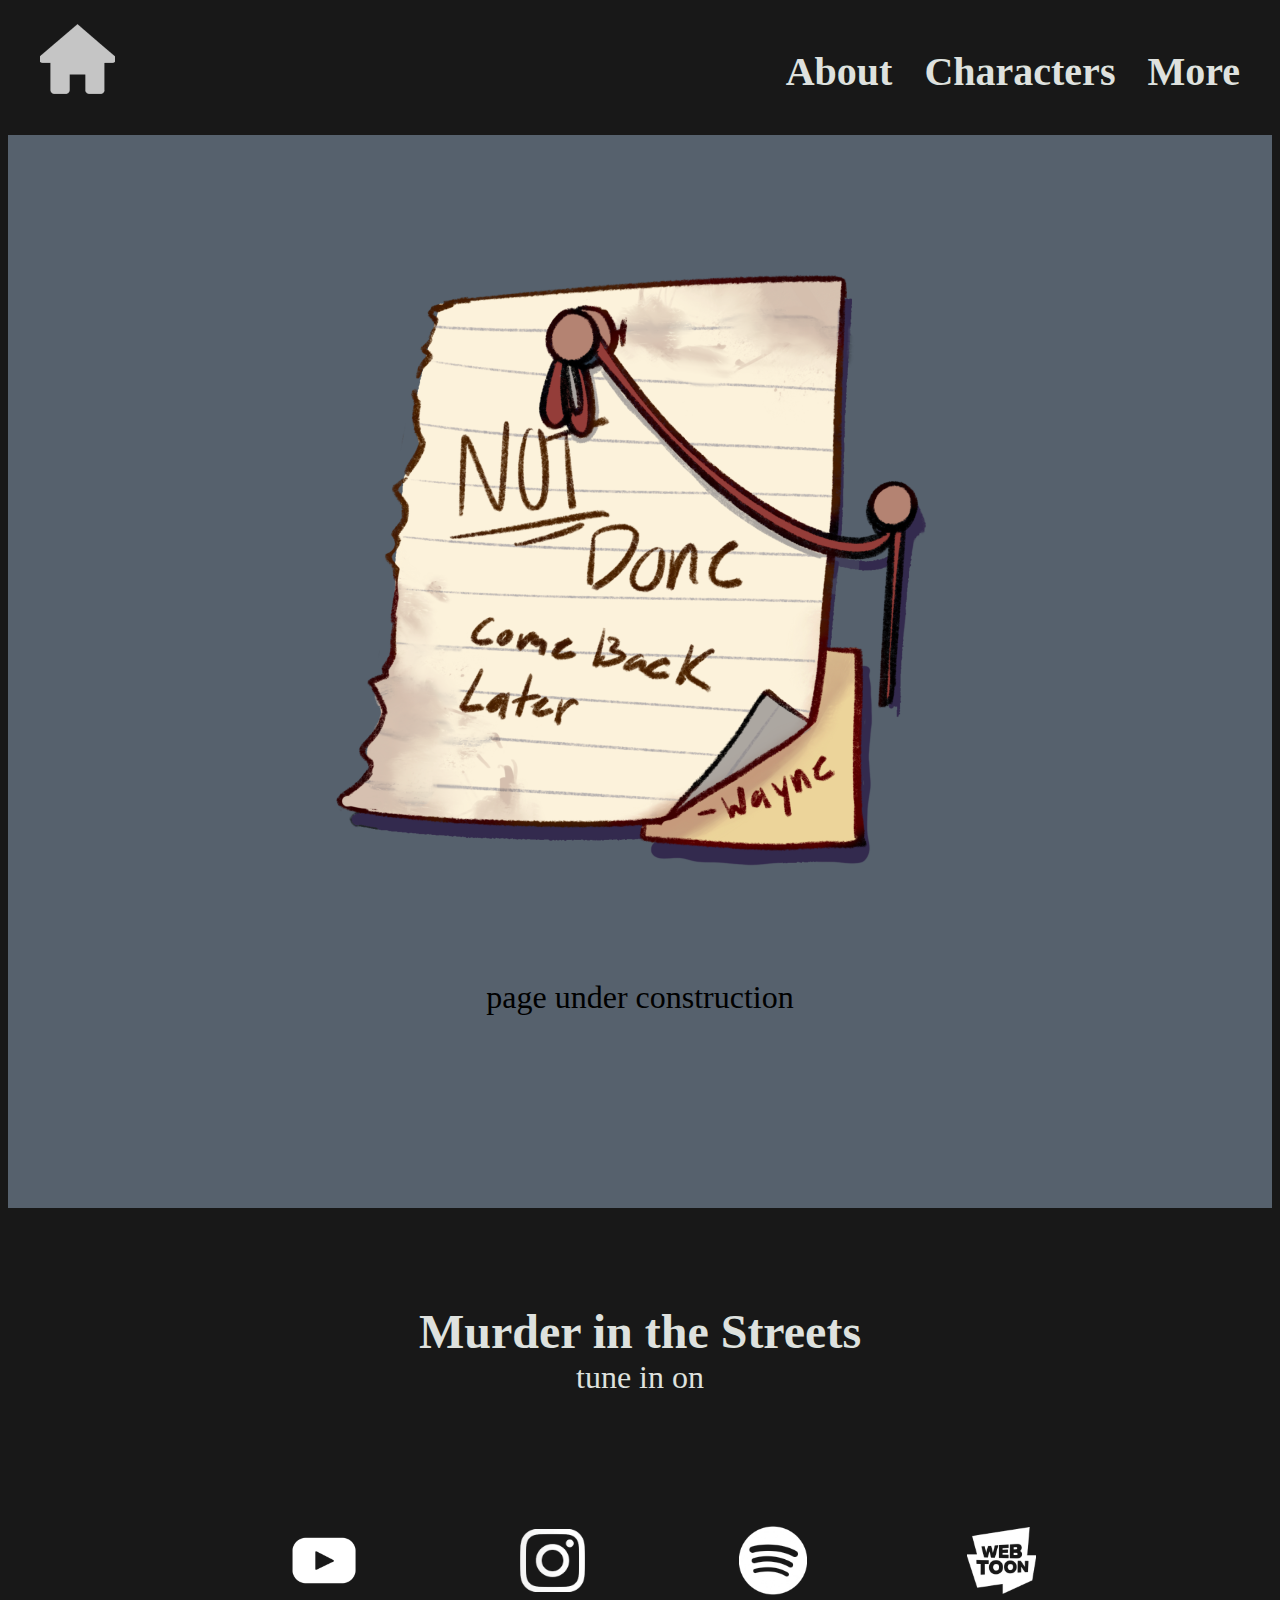
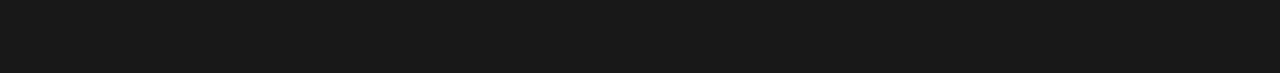
<file: pages/character-files/wayne.html>
<!DOCTYPE html>
<html lang="en">
<head>
    <meta charset="UTF-8">
    <meta name="viewport" content="width=device-width, initial-scale=1.0">
    <meta name="description" content="Murder in the Streets: Host, Wayne Rodriguez">
    <meta name="keywords" content="podcast, true crime, documentary, character cast, wayne rodriguez">

    <link rel="stylesheet" href="../../css/character css/wayne-style.css">
    <title>Murder in the Streets: Wayne Rodriguez</title>
</head>
<body>
    
    <header>
        <section class="navbar">
        <a class="home-btn" href="../index.html"><img src="../../imgs/btns-var/wayne-home-btn.png"></a>
        <nav><ul>
        <li><a href="#">About</a></li>
        <li><a href="#">Characters</a></li>
        <li><a href="#">More</a></li>
        </ul></nav>
        </section>
    </header>


    <main>
        <img src="../../imgs/page-notes/not done-wayne.png" alt="torn paper with thumbtacs and string: Not done! Come back later. -Wayne">

        <p>page under construction</p>

    </main>



<!--FOOTER-->
<footer>
    <p class="title">Murder in the Streets</p>
    <p class="tune-in">tune in on</p>

    <ul class="socials">
    <li class="yt"><a href="#"><img src="../../imgs/logos/youtube logo.png"></a></li>
    <li class="insta"><a href="#"><img src="../../imgs/logos/insta logo.png"></a></li>
    <li class="spotify"><a href="#"><img src="../../imgs/logos/spotify logo.png"></a></li>
    <li class="webtoon"><a href="#"><img src="../../imgs/logos/webtoon logo.png"></a></li>
    </ul>
</footer>

</body>
</html>
</file>
<file: css/index-style.css>
/*CUSTOMS*/
:root{
    --dark-clr: #181818;
    --light-clr: #dee1de;
    --wayne-acc: #56616d;
    --august-acc:#616763;
    --jamie-acc: #c3afb7;
    --belle-acc: #afc8c8;
}


/*BODY*/
    body{
        background-color: var(--dark-clr);
    }
    a{
        text-decoration: none;
    }
    ul{
        list-style: none;
        display: flex;
    }
    h1{
        font-family: "STIX Two Text", serif;
        font-weight: 700;
        font-size: 7rem;
        position: absolute;
        text-align: right;
        left: 5%;
        top: 16%;
    }
    .h1-pt2{
        position: relative;
        left: 25%;
    }
    h2{
        font-family: "Kreon", serif;
        text-transform: uppercase;
        font-size: 3rem;
        font-weight: 400;
        border-bottom: 3px solid;
        max-width: 560px;
        text-align: center;
        margin: 0 auto;
        padding: 2rem ;

    }
    h3{
        font-family: "Graduate", serif;
        text-transform: uppercase;
        font-size:4rem;
        font-weight: 300;
        margin: 1rem;
    }
    p{
        font-family: "IBM Plex Serif", serif;
        font-size: 2rem;
        font-weight: 400;
        margin: 2rem;
    }


/*NAVBAR*/
    .navbar{
        background-color: var(--dark-clr);
        display: flex;
        font-family: "STIX Two Text", serif;
        font-weight: 600;
        font-size: 2.5rem;
        justify-content: space-between;
        align-items: center;
        padding-left: 1rem;
        padding-right: 1rem;
    }
    .navbar a{
        color: var(--light-clr);
        padding:1rem;
        margin: 0;
    }

/*HERO*/
    .hero{
        background-image: url(../imgs/hero\ img.jpg);
        background-color: var(--dark-clr);
        color: var(--light-clr);
        padding: 15rem;
        background-size: cover;
        background-color: #a7a5a5;
        background-blend-mode: multiply;
    }

/*ABOUT*/
    .about{
        background-color: var(--light-clr);
        padding: 6rem 2rem;
    }
    .about p{
        text-align: center;
        max-width: 590px;
        margin: 0 auto;
        padding: 6rem;
    }


/*CHARACTERS*/
    .characters{
        background-color: var(--dark-clr);
        background-image: url(../imgs/textures/paper.png);
        background-size: cover;
        color: var(--light-clr);
        padding: 10rem;
        background-blend-mode: overlay;
    }

    .characters p{
        max-width: 590px;
        min-width: 400px;
    }
    .wayne, .august, .jamie, .belle{
        display: flex;
        padding: 8rem;
        justify-content: center;
        align-items: center;
    }

    .august, .belle{
        text-align: right;
    }
    .wayne-btn, .august-btn, .jamie-btn, .belle-btn{
        text-align: center;
        border-radius: 4px;
    }
    .characters a{
        color: var(--dark-clr);
        background-color: var(--light-clr);
        padding: 0.5rem 3rem;
        border-radius: 5px;
        
    }
    .august-btn,.belle-btn{
        text-align: right;
    }

    .wayne-btn, .jamie-btn{
        text-align: left;
    }

/*FOOTER*/
    footer{
        background-color: var(--dark-clr);
        color: var(--light-clr);
        text-align: center;
        padding: 4rem;
    }
    footer ul{
        margin: 0 auto;
        justify-content: center;
        padding-top: 5rem;
        align-items: center;
    }
    footer img{
        max-width: 30%;
    }
    footer a{
        margin: 4rem;
    }

    .title{
        font-family: "STIX Two Text", serif;
        font-weight: 700;
        font-size: 3rem;
        margin: 0;
    }

    .tune-in{
        font-family: "IBM Plex Serif", serif;
        margin: 0;
        padding-bottom: 3rem;
    }





    /*FONTS

    font-family: "Graduate", serif;
    font-family: "IBM Plex Serif", serif;
    font-family: "Kreon", serif;
    font-family: "STIX Two Text", serif;
    */

/*ANIMATIONS/snazzy stuff*/
    a{
        transition: 0.2s;
    }
    
    .wayne-btn a:hover, .wayne-btn a:focus{
        background-color: var(--wayne-acc);
        color: var(--light-clr);
    }

    .august-btn a:hover, .august-btn a:focus{
        background-color: var(--august-acc);
        color: var(--light-clr);
    }

    .jamie-btn a:hover, .jamie-btn a:focus{
        background-color: var(--jamie-acc);
        color: var(--dark-clr);
    }

    .belle-btn a:hover, .belle-btn a:focus{
        background-color: var(--belle-acc);
        color: var(--dark-clr);
    }


/*SCREEN ADJUSTMENTS*/
@media(max-width: 870px) {

/*BODY*/
        h1{
            font-size: 4rem;
            top: 23%;
        }
        h2{
            font-size: 3rem;
            padding: 1rem ;
        }
        h3{
            font-size: 3rem;
        }
        p{
            font-size: 1.5rem;
        }

/*NAVBAR*/
    .navbar a{
        font-size: 2rem;
    }
   
    .navbar img {
        width: 40px;
    }

/*HERO*/
    .hero {
   padding: 12rem;
   background-size: cover;
    }

/*ABOUT*/
    
    .about p{
        padding: 2rem;
    }

/*CHARACTERS*/
    .characters{
        padding: 5rem;
    }

    .wayne, .august, .jamie, .belle{
        padding: 6rem;
    }

    .characters img{
        width: 300px;
    }

    .characters p{
        min-width: 300px;
    }

/*FOOTER*/
footer ul{
    margin: 0 auto;
    justify-content: center;
    padding-top: 2rem;
    align-items: center;
}

footer a{
    margin: 2rem;
    width: 80px;
}

}

@media(max-width: 740px){

    /*BODY*/
    h1{
        top: 15%;
    }
    h3{
        font-size: 1.9rem;
    }
    p{
        font-size: 1.2rem;
    }
    /*HERO*/
    .hero{
        padding: 9rem;
        background-size: cover;
        background-position-x: -8px;
    }

    /*CHARACTERS*/
    .characters{
        padding: 5rem;
    }

    .wayne, .august, .jamie, .belle{
        padding: 4rem;
    }

    .characters img{
        width: 300px;
    }

    .characters p{
        min-width: 240px;
    }

    .characters img{
        width: 250px;
    }
}

@media(max-width: 540px){
    .wayne, .august, .jamie, .belle{
        flex-direction: column;
    }
    .august-pfp, .belle-pfp{
        order: -1;
    }
    .characters {
        align-self: center;
        text-align: center;
    }
    .august, .belle {
        align-self: center;
        text-align: center;
    }

    .wayne-btn, .august-btn, .belle-btn, .jamie-btn{
        align-self: center;
        text-align: center;
    }
}


/*FONTS

    font-family: "Graduate", serif;
    font-family: "IBM Plex Serif", serif;
    font-family: "Kreon", serif;
    font-family: "STIX Two Text", serif;
    */
</file>
<file: under construction/august-style.css>
/*CUSTOMS*/
:root{
    --dark-clr: #181818;
    --light-clr: #dee1de;
    --wayne-acc: #56616d;
    --august-acc:#616763;
    --jamie-acc: #c3afb7;
    --belle-acc: #afc8c8;
}

/*BODY*/
a{
    text-decoration: none;
}
ul{
    list-style: none;
    display: flex;
}

body{
    background-color: var(--dark-clr);
}

p{
    font-family: "IBM Plex Serif", serif;
    font-size: 2rem;
    font-weight: 400;
    margin: 2rem;
}


/*NAVBAR*/
.navbar{
    background-color: var(--dark-clr);
    display: flex;
    font-family: "STIX Two Text", serif;
    font-weight: 600;
    font-size: 2.5rem;
    justify-content: space-between;
    align-content: center;
    padding-left: 1rem;
    padding-right: 1rem;
}
.navbar a{
    color: var(--light-clr);
    padding:1rem;
    margin: 0;
}

.home-btn{
    filter: grayscale(100%) brightness(180%);
}


main{
    background-color: var(--august-acc);
    }
    
    main img{
    display: block;
    margin: 0 auto;
    padding-top: 4rem;
    }
    
    main p{
        text-align: center;
        padding-bottom: 12rem;
    }





/*FOOTER*/
footer{
    background-color: var(--dark-clr);
    color: var(--light-clr);
    text-align: center;
    padding: 4rem;
}
footer ul{
    margin: 0 auto;
    justify-content: center;
    padding-top: 5rem;
    align-items: center;
}
footer img{
    max-width: 30%;
}
footer a{
    margin: 4rem;
}

.title{
    font-family: "STIX Two Text", serif;
    font-weight: 700;
    font-size: 3rem;
    margin: 0;
}

.tune-in{
    font-family: "IBM Plex Serif", serif;
    margin: 0;
    padding-bottom: 3rem;
}


/*ANIMATIONS/snazzy stuff*/

a{
    transition: 0.2s;
}

.home-btn:hover, .home-btn:focus{
filter: none;
}
</file>
<file: under construction/belle-style.css>
/*CUSTOMS*/
:root{
    --dark-clr: #181818;
    --light-clr: #dee1de;
    --wayne-acc: #56616d;
    --august-acc:#616763;
    --jamie-acc: #c3afb7;
    --belle-acc: #afc8c8;
}

/*BODY*/
a{
    text-decoration: none;
}
ul{
    list-style: none;
    display: flex;
}

body{
    background-color: var(--dark-clr);
}

p{
    font-family: "IBM Plex Serif", serif;
    font-size: 2rem;
    font-weight: 400;
    margin: 2rem;
}


/*NAVBAR*/
.navbar{
    background-color: var(--dark-clr);
    display: flex;
    font-family: "STIX Two Text", serif;
    font-weight: 600;
    font-size: 2.5rem;
    justify-content: space-between;
    align-content: center;
    padding-left: 1rem;
    padding-right: 1rem;
}
.navbar a{
    color: var(--light-clr);
    padding:1rem;
    margin: 0;
}

.home-btn{
    filter: grayscale(100%) brightness(180%);
}


main{
    background-color: var(--belle-acc);
    }
    
    main img{
    display: block;
    margin: 0 auto;
    padding-top: 4rem;
    }
    
    main p{
        text-align: center;
        padding-bottom: 12rem;
    }





/*FOOTER*/
footer{
    background-color: var(--dark-clr);
    color: var(--light-clr);
    text-align: center;
    padding: 4rem;
}
footer ul{
    margin: 0 auto;
    justify-content: center;
    padding-top: 5rem;
    align-items: center;
}
footer img{
    max-width: 30%;
}
footer a{
    margin: 4rem;
}

.title{
    font-family: "STIX Two Text", serif;
    font-weight: 700;
    font-size: 3rem;
    margin: 0;
}

.tune-in{
    font-family: "IBM Plex Serif", serif;
    margin: 0;
    padding-bottom: 3rem;
}

/*ANIMATIONS/snazzy stuff*/

a{
    transition: 0.2s;
}

.home-btn:hover, .home-btn:focus{
    filter: saturate(120%) brightness(120%);
    }
</file>
<file: under construction/jamie-style.css>
/*CUSTOMS*/
:root{
    --dark-clr: #181818;
    --light-clr: #dee1de;
    --wayne-acc: #56616d;
    --august-acc:#616763;
    --jamie-acc: #c3afb7;
    --belle-acc: #afc8c8;
}

/*BODY*/
a{
    text-decoration: none;
}
ul{
    list-style: none;
    display: flex;
}

body{
    background-color: var(--dark-clr);
}

p{
    font-family: "IBM Plex Serif", serif;
    font-size: 2rem;
    font-weight: 400;
    margin: 2rem;
}

/*NAVBAR*/
.navbar{
    background-color: var(--dark-clr);
    display: flex;
    font-family: "STIX Two Text", serif;
    font-weight: 600;
    font-size: 2.5rem;
    justify-content: space-between;
    align-content: center;
    padding-left: 1rem;
    padding-right: 1rem;
}
.navbar a{
    color: var(--light-clr);
    padding:1rem;
    margin: 0;
}


.home-btn{
    filter: grayscale(100%) brightness(180%);
}

main{
background-color: var(--jamie-acc);
}

main img{
display: block;
margin: 0 auto;
padding-top: 4rem;
}

main p{
    text-align: center;
    padding-bottom: 12rem;
}






/*FOOTER*/
footer{
    background-color: var(--dark-clr);
    color: var(--light-clr);
    text-align: center;
    padding: 4rem;
}
footer ul{
    margin: 0 auto;
    justify-content: center;
    padding-top: 5rem;
    align-items: center;
}
footer img{
    max-width: 30%;
}
footer a{
    margin: 4rem;
}

.title{
    font-family: "STIX Two Text", serif;
    font-weight: 700;
    font-size: 3rem;
    margin: 0;
}

.tune-in{
    font-family: "IBM Plex Serif", serif;
    margin: 0;
    padding-bottom: 3rem;
}

/*ANIMATIONS/snazzy stuff*/

a{
    transition: 0.2s;
}

.home-btn:hover, .home-btn:focus{
    filter: none;
    }
</file>
<file: under construction/wayne-style.css>
/*CUSTOMS*/
:root{
    --dark-clr: #181818;
    --light-clr: #dee1de;
    --wayne-acc: #56616d;
    --august-acc:#616763;
    --jamie-acc: #c3afb7;
    --belle-acc: #afc8c8;
}

/*BODY*/
a{
    text-decoration: none;
}
ul{
    list-style: none;
    display: flex;
}

body{
    background-color: var(--dark-clr);
}

p{
    font-family: "IBM Plex Serif", serif;
    font-size: 2rem;
    font-weight: 400;
    margin: 2rem;
}

/*NAVBAR*/
.navbar{
    background-color: var(--dark-clr);
    display: flex;
    font-family: "STIX Two Text", serif;
    font-weight: 600;
    font-size: 2.5rem;
    justify-content: space-between;
    align-content: center;
    padding-left: 1rem;
    padding-right: 1rem;
}
.navbar a{
    color: var(--light-clr);
    padding:1rem;
    margin: 0;
}

.home-btn{
    filter: grayscale(100%) brightness(200%);
}


main{
    background-color: var(--wayne-acc);
    }
    
    main img{
    display: block;
    margin: 0 auto;
    padding-top: 4rem;
    }
    
    main p{
        text-align: center;
        padding-bottom: 12rem;
    }




/*FOOTER*/
footer{
    background-color: var(--dark-clr);
    color: var(--light-clr);
    text-align: center;
    padding: 4rem;
}
footer ul{
    margin: 0 auto;
    justify-content: center;
    padding-top: 5rem;
    align-items: center;
}
footer img{
    max-width: 30%;
}
footer a{
    margin: 4rem;
}

.title{
    font-family: "STIX Two Text", serif;
    font-weight: 700;
    font-size: 3rem;
    margin: 0;
}

.tune-in{
    font-family: "IBM Plex Serif", serif;
    margin: 0;
    padding-bottom: 3rem;
}

/*ANIMATIONS/snazzy stuff*/

a{
    transition: 0.2s;
}

.home-btn:hover, .home-btn:focus{
    filter: none;
    }
</file>
<file: css/character css/august-style.css>
/*CUSTOMS*/
:root{
    --dark-clr: #181818;
    --light-clr: #dee1de;
    --wayne-acc: #56616d;
    --august-acc:#616763;
    --jamie-acc: #c3afb7;
    --belle-acc: #afc8c8;
}

/*BODY*/
a{
    text-decoration: none;
}
ul{
    list-style: none;
    display: flex;
}

body{
    background-color: var(--dark-clr);
}
h1{
    text-align: center;
    font-size: 6rem;
    border-bottom: 3px solid;
    max-width: 800px;
    text-align: center;
    margin: 0 auto;
    padding: 2rem ;
}

h2{
    font-size: 2rem;
    margin-top: 1rem;
    text-transform: uppercase;
}
p{
    font-family: "IBM Plex Serif", serif;
    font-size: 2rem;
    font-weight: 400;
    margin: 2rem;
}


/*NAVBAR*/
.navbar{
    background-color: var(--dark-clr);
    display: flex;
    font-family: "STIX Two Text", serif;
    font-weight: 600;
    font-size: 2.5rem;
    justify-content: space-between;
    align-content: center;
    padding-left: 1rem;
    padding-right: 1rem;
}
.navbar a{
    color: var(--light-clr);
    padding:1rem;
    margin: 0;
}
.home-btn{
    filter: grayscale(100%) brightness(180%);
}


/*BODY*/

main{
    text-align: left;
    }
    
.character-pf{
    background-color: var(--august-acc);
    color: var(--light-clr);
    padding: 2rem;
    background-image: url(../../imgs/textures/file.jpg);
    background-blend-mode: overlay;
}
.character-pf p{
     max-width: 380px;
     min-width: 320px;
}

.august-info{
    display: flex;
    justify-content:space-evenly;
    padding: 3rem;
    margin-top: 3rem;
}

.info-flex{
    display: flex;
    align-items: baseline;
}
.info-flex p{
    padding: 0;
    margin: 1rem;
    text-align: left;
}

.gal-btn a{
    color: var(--dark-clr);
    background-color: var(--light-clr);
    padding: 1rem 2rem;
    border-radius: 4px;
}
.gal-btn{
    text-align: center;
    justify-content: center;
    padding-top: 3rem;
}

.mug-img{
    padding: 2rem;
}

.actual-ul{
    list-style: disc;
    display: block;
    font-size: 2rem;
    margin: 2rem;
}

.character-lineup{
    color: var(--light-clr);
    background-color: #353a37;
    background-image: url(../../imgs/textures/file.jpg);
    background-blend-mode: multiply;
    align-items: center;
}

.character-lineup h2{
    text-align: center;
    font-size: 3rem;
    border-bottom: 3px solid;
    max-width: 800px;
    text-align: center;
    margin: 0 auto;
    padding: 2rem ;
}
.polaroids img{
    max-width: 80%;
    padding-top: 3rem;
}
.polaroids{
    display: flex;
    justify-content: center;
    text-align: center;
}

/*FOOTER*/

footer{
    background-color: var(--dark-clr);
    color: var(--light-clr);
    text-align: center;
    padding: 4rem;
}
footer ul{
    margin: 0 auto;
    justify-content: center;
    padding-top: 5rem;
    align-items: center;
}
footer img{
    max-width: 30%;
}
footer a{
    margin: 4rem;
}

.title{
    font-family: "STIX Two Text", serif;
    font-weight: 700;
    font-size: 3rem;
    margin: 0;
}

.tune-in{
    font-family: "IBM Plex Serif", serif;
    margin: 0;
    padding-bottom: 3rem;
}


/*ANIMATIONS/snazzy stuff*/

a{
    transition: 0.2s;
}
.home-btn:hover, .home-btn:focus{
filter: none;
}
.gal-btn a:hover, .gal-btn a:focus{
    background-color: var(--august-acc);
    color: var(--light-clr);
}


/*SCREEN ADJUSTMENTS (very much under work, i am mildly sobbing)*/
@media(max-width: 870px) {

    /*BODY*/
            h1{
                font-size: 4rem;
            }
            h2{
                font-size: 1.9rem;
            }
    
    /*NAVBAR*/
        .navbar a{
            font-size: 2rem;
        }
       
        .navbar img {
            width: 40px;
        }
    
    /*FOOTER*/
    footer ul{
        margin: 0 auto;
        justify-content: center;
        padding-top: 2rem;
        align-items: center;
    }
    
    footer a{
        margin: 2rem;
        width: 80px;
    }
    
    }
    
    @media(max-width: 740px){
    
        /*BODY*/
        h1{
            top: 15%;
        }
        p{
            font-size: 1.2rem;
        }
   
    }
    
    @media(max-width: 540px){
      
    }
    
    
    /*FONTS
    
        font-family: "Graduate", serif;
        font-family: "IBM Plex Serif", serif;
        font-family: "Kreon", serif;
        font-family: "STIX Two Text", serif;
        */
</file>
<file: css/character css/belle-style.css>
/*CUSTOMS*/
:root{
    --dark-clr: #181818;
    --light-clr: #dee1de;
    --wayne-acc: #56616d;
    --august-acc:#616763;
    --jamie-acc: #c3afb7;
    --belle-acc: #afc8c8;
}

/*BODY*/
a{
    text-decoration: none;
}
ul{
    list-style: none;
    display: flex;
}

body{
    background-color: var(--dark-clr);
}

p{
    font-family: "IBM Plex Serif", serif;
    font-size: 2rem;
    font-weight: 400;
    margin: 2rem;
}


/*NAVBAR*/
.navbar{
    background-color: var(--dark-clr);
    display: flex;
    font-family: "STIX Two Text", serif;
    font-weight: 600;
    font-size: 2.5rem;
    justify-content: space-between;
    align-content: center;
    padding-left: 1rem;
    padding-right: 1rem;
}
.navbar a{
    color: var(--light-clr);
    padding:1rem;
    margin: 0;
}

.home-btn{
    filter: grayscale(100%) brightness(180%);
}


main{
    background-color: var(--belle-acc);
    }
    
    main img{
    display: block;
    margin: 0 auto;
    padding-top: 4rem;
    }
    
    main p{
        text-align: center;
        padding-bottom: 12rem;
    }





/*FOOTER*/
footer{
    background-color: var(--dark-clr);
    color: var(--light-clr);
    text-align: center;
    padding: 4rem;
}
footer ul{
    margin: 0 auto;
    justify-content: center;
    padding-top: 5rem;
    align-items: center;
}
footer img{
    max-width: 30%;
}
footer a{
    margin: 4rem;
}

.title{
    font-family: "STIX Two Text", serif;
    font-weight: 700;
    font-size: 3rem;
    margin: 0;
}

.tune-in{
    font-family: "IBM Plex Serif", serif;
    margin: 0;
    padding-bottom: 3rem;
}

/*ANIMATIONS/snazzy stuff*/

a{
    transition: 0.2s;
}

.home-btn:hover, .home-btn:focus{
    filter: saturate(120%) brightness(120%);
    }
</file>
<file: css/character css/jamie-style.css>
/*CUSTOMS*/
:root{
    --dark-clr: #181818;
    --light-clr: #dee1de;
    --wayne-acc: #56616d;
    --august-acc:#616763;
    --jamie-acc: #c3afb7;
    --belle-acc: #afc8c8;
}

/*BODY*/
a{
    text-decoration: none;
}
ul{
    list-style: none;
    display: flex;
}

body{
    background-color: var(--dark-clr);
}

p{
    font-family: "IBM Plex Serif", serif;
    font-size: 2rem;
    font-weight: 400;
    margin: 2rem;
}

/*NAVBAR*/
.navbar{
    background-color: var(--dark-clr);
    display: flex;
    font-family: "STIX Two Text", serif;
    font-weight: 600;
    font-size: 2.5rem;
    justify-content: space-between;
    align-content: center;
    padding-left: 1rem;
    padding-right: 1rem;
}
.navbar a{
    color: var(--light-clr);
    padding:1rem;
    margin: 0;
}


.home-btn{
    filter: grayscale(100%) brightness(180%);
}

main{
background-color: var(--jamie-acc);
}

main img{
display: block;
margin: 0 auto;
padding-top: 4rem;
}

main p{
    text-align: center;
    padding-bottom: 12rem;
}






/*FOOTER*/
footer{
    background-color: var(--dark-clr);
    color: var(--light-clr);
    text-align: center;
    padding: 4rem;
}
footer ul{
    margin: 0 auto;
    justify-content: center;
    padding-top: 5rem;
    align-items: center;
}
footer img{
    max-width: 30%;
}
footer a{
    margin: 4rem;
}

.title{
    font-family: "STIX Two Text", serif;
    font-weight: 700;
    font-size: 3rem;
    margin: 0;
}

.tune-in{
    font-family: "IBM Plex Serif", serif;
    margin: 0;
    padding-bottom: 3rem;
}

/*ANIMATIONS/snazzy stuff*/

a{
    transition: 0.2s;
}

.home-btn:hover, .home-btn:focus{
    filter: none;
    }
</file>
<file: css/character css/wayne-style.css>
/*CUSTOMS*/
:root{
    --dark-clr: #181818;
    --light-clr: #dee1de;
    --wayne-acc: #56616d;
    --august-acc:#616763;
    --jamie-acc: #c3afb7;
    --belle-acc: #afc8c8;
}

/*BODY*/
a{
    text-decoration: none;
}
ul{
    list-style: none;
    display: flex;
}

body{
    background-color: var(--dark-clr);
}

p{
    font-family: "IBM Plex Serif", serif;
    font-size: 2rem;
    font-weight: 400;
    margin: 2rem;
}

/*NAVBAR*/
.navbar{
    background-color: var(--dark-clr);
    display: flex;
    font-family: "STIX Two Text", serif;
    font-weight: 600;
    font-size: 2.5rem;
    justify-content: space-between;
    align-content: center;
    padding-left: 1rem;
    padding-right: 1rem;
}
.navbar a{
    color: var(--light-clr);
    padding:1rem;
    margin: 0;
}

.home-btn{
    filter: grayscale(100%) brightness(200%);
}


main{
    background-color: var(--wayne-acc);
    }
    
    main img{
    display: block;
    margin: 0 auto;
    padding-top: 4rem;
    }
    
    main p{
        text-align: center;
        padding-bottom: 12rem;
    }




/*FOOTER*/
footer{
    background-color: var(--dark-clr);
    color: var(--light-clr);
    text-align: center;
    padding: 4rem;
}
footer ul{
    margin: 0 auto;
    justify-content: center;
    padding-top: 5rem;
    align-items: center;
}
footer img{
    max-width: 30%;
}
footer a{
    margin: 4rem;
}

.title{
    font-family: "STIX Two Text", serif;
    font-weight: 700;
    font-size: 3rem;
    margin: 0;
}

.tune-in{
    font-family: "IBM Plex Serif", serif;
    margin: 0;
    padding-bottom: 3rem;
}

/*ANIMATIONS/snazzy stuff*/

a{
    transition: 0.2s;
}

.home-btn:hover, .home-btn:focus{
    filter: none;
    }
</file>
